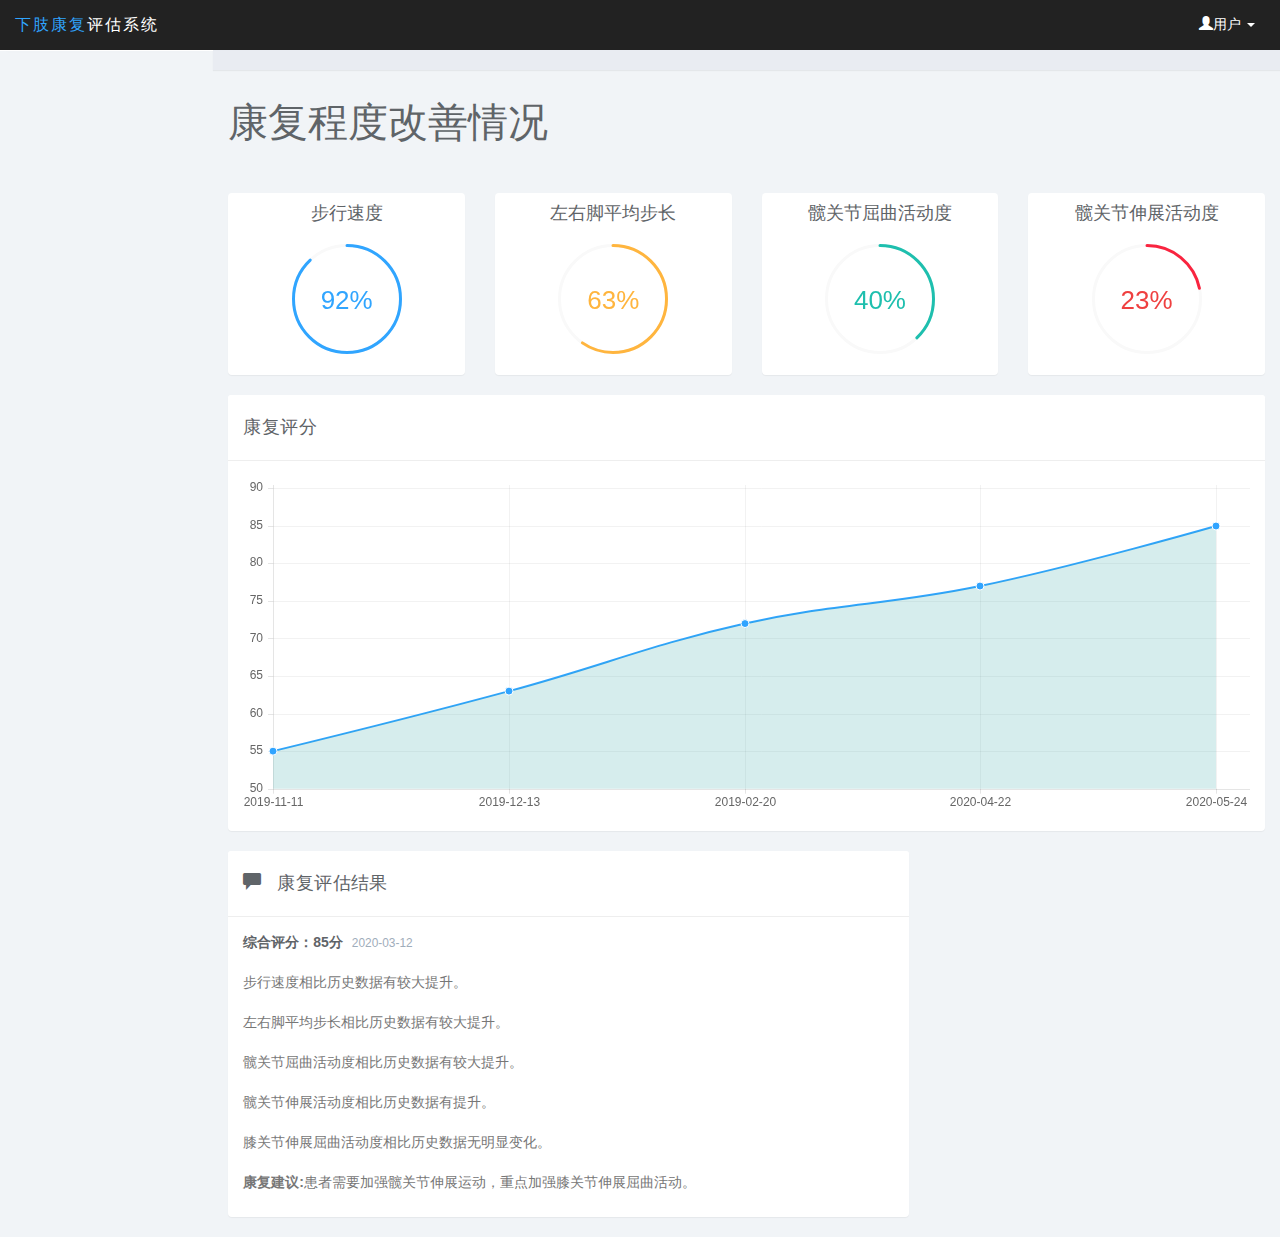
<file: index.html>
<!DOCTYPE html>
<html>
<head>
<meta charset="utf-8">
<meta name="viewport" content="width=device-width, initial-scale=1">
<title>康复评估</title>

<link href="css/bootstrap.min.css" rel="stylesheet">
<link href="css/datepicker3.css" rel="stylesheet">
<link href="css/styles.css" rel="stylesheet">

<!--[if lt IE 9]>
<script src="js/html5shiv.js"></script>
<script src="js/respond.min.js"></script>
<![endif]-->

</head>

<body>
	<nav class="navbar navbar-inverse navbar-fixed-top" role="navigation">
		<div class="container-fluid">
			<div class="navbar-header">
				<button type="button" class="navbar-toggle collapsed" data-toggle="collapse" data-target="#sidebar-collapse">
					<span class="sr-only">Toggle navigation</span>
					<span class="icon-bar"></span>
					<span class="icon-bar"></span>
					<span class="icon-bar"></span>
				</button>
				<a class="navbar-brand" href="#"><span>下肢康复</span>评估系统</a>
				<ul class="user-menu">
					<li class="dropdown pull-right">
						<a href="#" class="dropdown-toggle" data-toggle="dropdown"><span class="glyphicon glyphicon-user"></span>用户 <span class="caret"></span></a>
						<ul class="dropdown-menu" role="menu">
							<li><a href="#"><span class="glyphicon glyphicon-user"></span> 用户信息</a></li>
							<li><a href="#"><span class="glyphicon glyphicon-cog"></span> 设置</a></li>
							<li><a href="#"><span class="glyphicon glyphicon-log-out"></span> 登出</a></li>
						</ul>
					</li>
				</ul>
			</div>
		</div><!-- /.container-fluid -->
	</nav>
		
	<div id="sidebar-collapse" class="col-sm-3 col-lg-2 sidebar">
		<form role="search">
			<div class="form-group">
				<input type="text" class="form-control" placeholder="Search">
			</div>
		</form>
		<ul class="nav menu">
			<li class="active"><a href="index.html"><span class="glyphicon glyphicon-dashboard"></span>康复情况</a></li>
			<li><a href="index copy.html"><span class="glyphicon glyphicon-th"></span> 三维展示</a></li>
			<li><a href="charts.html"><span class="glyphicon glyphicon-stats"></span> 历史数据</a></li>
			
			<li role="presentation" class="divider"></li>
			<!-- <li><a href="login.html"><span class="glyphicon glyphicon-user"></span>登录</a></li> -->
		</ul>
	</div><!--/.sidebar-->
		
	<div class="col-sm-9 col-sm-offset-3 col-lg-10 col-lg-offset-2 main">			
		<div class="row">
			<ol class="breadcrumb">
				
			
			</ol>
		</div><!--/.row-->
		
		<div class="row">
			<div class="col-lg-12">
				<h1 class="page-header">康复程度改善情况</h1>
			</div>
		</div><!--/.row-->
		
		
		
		
		
		&nbsp&nbsp&nbsp&nbsp&nbsp&nbsp&nbsp&nbsp&nbsp&nbsp
		<div class="row">
			<div class="col-xs-6 col-md-3">
				<div class="panel panel-default">
					<div class="panel-body easypiechart-panel">
						<h4>步行速度</h4>
						<div class="easypiechart" id="easypiechart-blue" data-percent="93" ><span class="percent">92%</span>
						</div>
					</div>
				</div>
			</div>
			<div class="col-xs-6 col-md-3">
				<div class="panel panel-default">
					<div class="panel-body easypiechart-panel">
						<h4>左右脚平均步长</h4>
						<div class="easypiechart" id="easypiechart-orange" data-percent="63" ><span class="percent">63%</span>
						</div>
					</div>
				</div>
			</div>
			<div class="col-xs-6 col-md-3">
				<div class="panel panel-default">
					<div class="panel-body easypiechart-panel">
						<h4>髋关节屈曲活动度</h4>
						<div class="easypiechart" id="easypiechart-teal" data-percent="40" ><span class="percent">40%</span>
						</div>
					</div>
				</div>
			</div>
			<div class="col-xs-6 col-md-3">
				<div class="panel panel-default">
					<div class="panel-body easypiechart-panel">
						<h4>髋关节伸展活动度</h4>
						<div class="easypiechart" id="easypiechart-red" data-percent="23" ><span class="percent">23%</span>
						</div>
					</div>
				</div>
			</div>
		<!--/.row-->
		
	</div><!--/.row-->
					
	<div class="row">
		<div class="col-lg-12">
			<div class="panel panel-default">
				<div class="panel-heading">康复评分</div> 
				<div class="panel-body">
					<div class="canvas-wrapper">
						<canvas class="main-chart" id="line-chart" height="200" width="600"></canvas>
					</div>
				</div>
			</div>
		</div>
	</div><!--/.row-->
		<div class="row">
			<div class="col-md-8">
			
				<div class="panel panel-default chat">
					<div class="panel-heading" id="accordion"><span class="glyphicon glyphicon-comment"></span> 康复评估结果</div>
					<div class="panel-body">
						<ul>
							
								
								<div class="chat-body clearfix">
									<div class="header">
										<strong class="primary-font">综合评分：85分</strong> <small class="text-muted">2020-03-12</small>
									</div>
									<p><br>
										步行速度相比历史数据有较大提升。<br><br>
										左右脚平均步长相比历史数据有较大提升。<br><br>
										髋关节屈曲活动度相比历史数据有较大提升。<br><br>
										髋关节伸展活动度相比历史数据有提升。<br><br>
										膝关节伸展屈曲活动度相比历史数据无明显变化。<br><br>
										<strong class="primary-font">康复建议:</strong>患者需要加强髋关节伸展运动，重点加强膝关节伸展屈曲活动。<br><br> 
									</p>
								</div>
							</li>
							
						</ul>
					</div>
					
					
				</div>
				
			</div><!--/.col-->
			
			<div class="col-md-4">
			
				
				
				</div>
								
			</div><!--/.col-->
		</div><!--/.row-->
	</div>	<!--/.main-->

	<script src="js/jquery-1.11.1.min.js"></script>
	<script src="js/bootstrap.min.js"></script>
	<script src="js/chart.min.js"></script>
	<script src="js/chart-data2.js"></script>
	<script src="js/easypiechart.js"></script>
	<script src="js/easypiechart-data.js"></script>
	<script src="js/bootstrap-datepicker.js"></script>
	<script>
		$('#calendar').datepicker({
		});

		!function ($) {
		    $(document).on("click","ul.nav li.parent > a > span.icon", function(){          
		        $(this).find('em:first').toggleClass("glyphicon-minus");      
		    }); 
		    $(".sidebar span.icon").find('em:first').addClass("glyphicon-plus");
		}(window.jQuery);

		$(window).on('resize', function () {
		  if ($(window).width() > 768) $('#sidebar-collapse').collapse('show')
		})
		$(window).on('resize', function () {
		  if ($(window).width() <= 767) $('#sidebar-collapse').collapse('hide')
		})
	</script>	
</body>

</html>
</file>
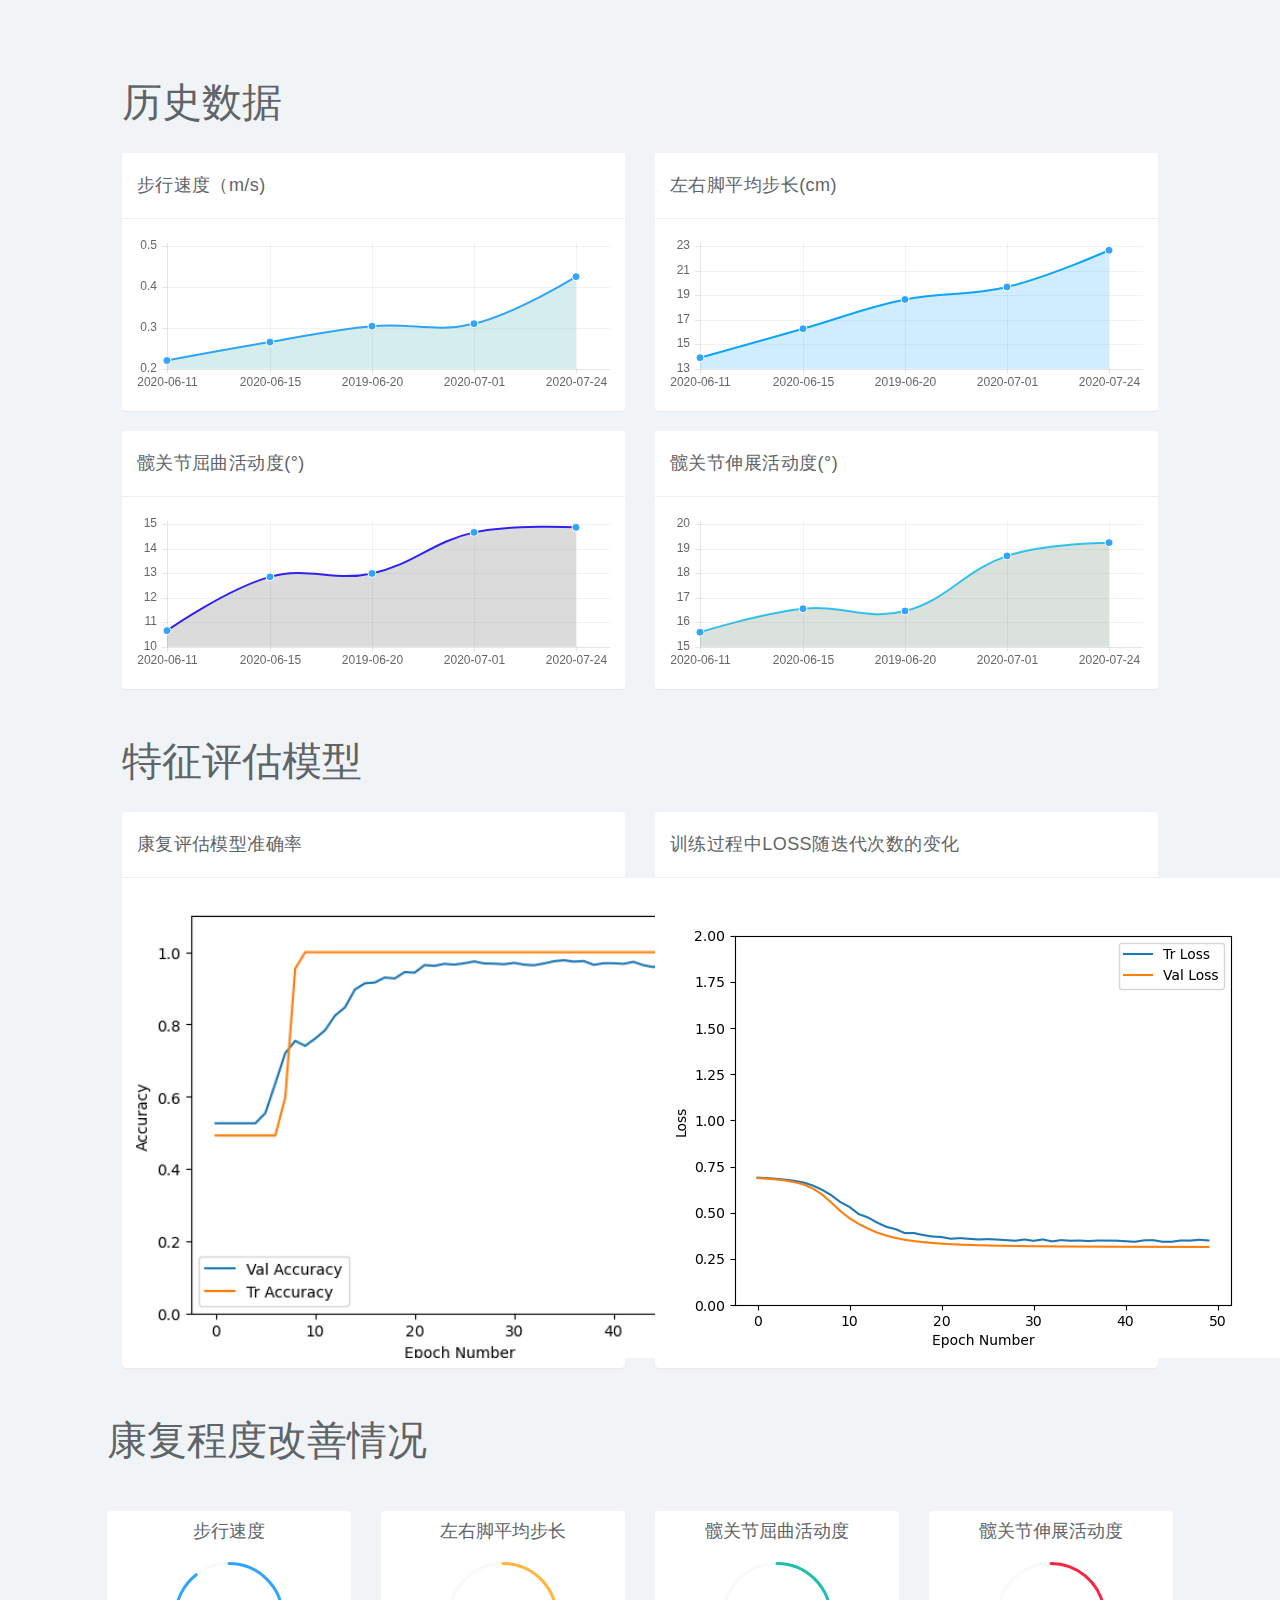
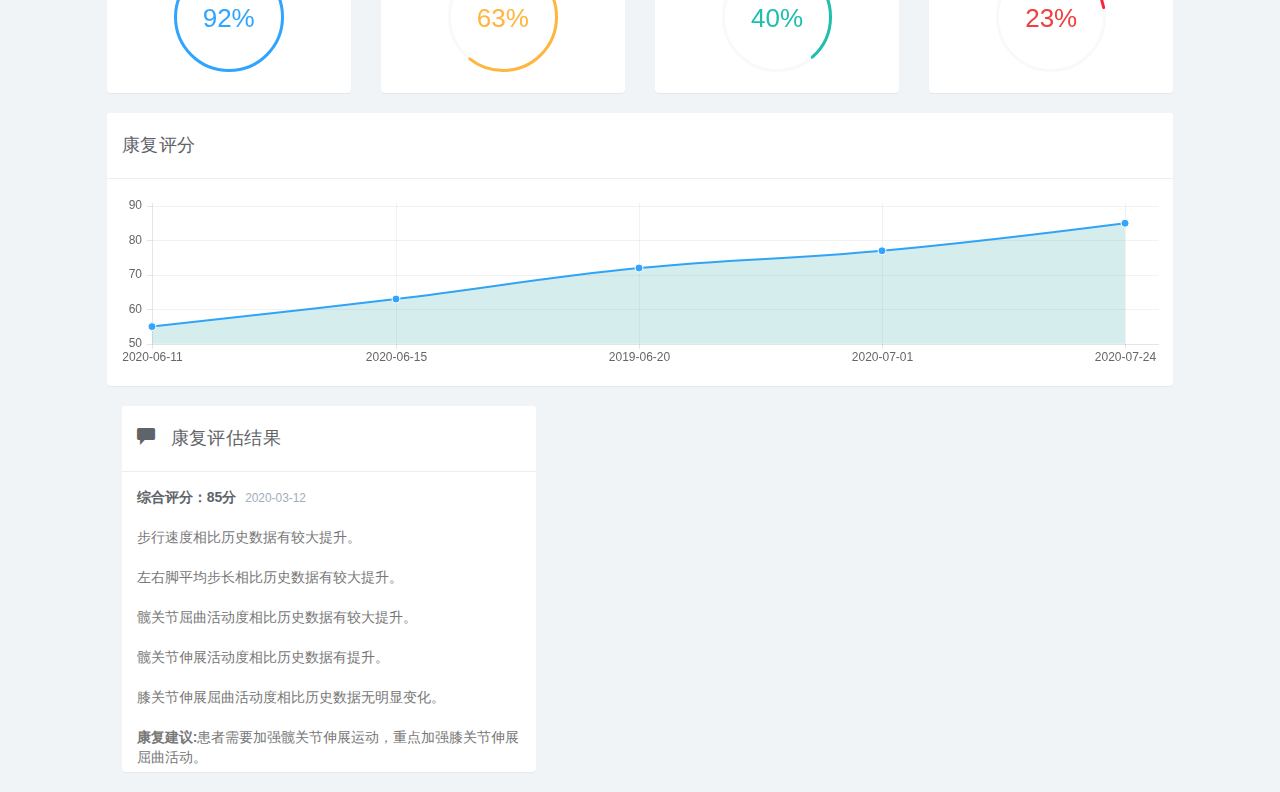
<file: charts.html>
<!DOCTYPE html>
<html>
<head>
<meta charset="utf-8">
<meta name="viewport" content="width=device-width, initial-scale=1">
<title>康复评估</title>

<link href="css/bootstrap.min.css" rel="stylesheet">
<link href="css/datepicker3.css" rel="stylesheet">
<link href="css/styles.css" rel="stylesheet">

<!--[if lt IE 9]>
<script src="js/html5shiv.js"></script>
<script src="js/respond.min.js"></script>
<![endif]-->

</head>

<body>

		

		
	<div class="col-sm-10 col-sm-offset-1 col-lg-10 col-lg-offset-1 main">			
		<div class="row">
			
		</div><!--/.row-->
		<div class="row">
			<div class="col-lg-12">
				<h1 class="page-header">历史数据</h1>
				
			</div>
		</div>
		<div class="row">
			<div class="col-lg-6">
				<div class="panel panel-default">
					<div class="panel-heading">步行速度（m/s)</div>
					<div class="panel-body">
						<div class="canvas-wrapper">
							<canvas class="main-chart" id="line-chart1" height="200" width="600"></canvas>
						</div>
					</div>
				</div>
			</div>
		<!--/.row-->
		
		
			<div class="col-lg-6">
				<div class="panel panel-default">
					<div class="panel-heading">左右脚平均步长(cm)</div>
					<div class="panel-body">
						<div class="canvas-wrapper">
							<canvas class="main-chart" id="line-chart2" height="200" width="600"></canvas>
						</div>
					</div>
				</div>
			</div>
		</div><!--/.row-->
		<div class="row">
			<div class="col-lg-6">
				<div class="panel panel-default">
					<div class="panel-heading">髋关节屈曲活动度(°)</div>
					<div class="panel-body">
						<div class="canvas-wrapper">
							<canvas class="main-chart" id="line-chart3" height="200" width="600"></canvas>
						</div>
					</div>
				</div>
			</div>
		
			<div class="col-lg-6">
				<div class="panel panel-default">
					<div class="panel-heading">髋关节伸展活动度(°)</div>
					<div class="panel-body">
						<div class="canvas-wrapper">
							<canvas class="main-chart" id="line-chart4" height="200" width="600"></canvas>
						</div>
					</div>
				</div>
			</div>
		
	</div>
			
		
		<div class="row">
			
		</div><!--/.row-->
		
	<div class="row">
		<div class="col-lg-12">
			<h1 class="page-header">特征评估模型</h1>
			
		</div>
	</div>
	<div class="row">
		<div class="col-md-6">
		
			<div class="panel panel-default chat">
				<div class="panel-heading" id="accordion">康复评估模型准确率</div>
				
				
						
							
							<div class="chat-body clearfix">
								<div class="header">
									<img src="1.png" height="480px"/>
								</p>
							</div>
						
					
				</div>
				
				
			</div>
			
		</div><!--/.col-->

		<div class="col-md-6">
		
			<div class="panel panel-default chat">
				<div class="panel-heading" id="accordion">训练过程中LOSS随迭代次数的变化</div>
	
				
						
							
							<div class="chat-body clearfix">
								<div class="header">
									<img src="2.png"/>
								</p>
							</div>
						
					
				</div>
				
				
			</div>
			
		</div><!--/.col-->
		
		<div class="row">
			<div class="col-lg-12">
				<h1 class="page-header">康复程度改善情况</h1>
			</div>
		</div><!--/.row-->
		&nbsp&nbsp&nbsp&nbsp&nbsp&nbsp&nbsp&nbsp&nbsp&nbsp
		<div class="row">
			<div class="col-xs-6 col-md-3">
				<div class="panel panel-default">
					<div class="panel-body easypiechart-panel">
						<h4>步行速度</h4>
						<div class="easypiechart" id="easypiechart-blue" data-percent="93" ><span class="percent">92%</span>
						</div>
					</div>
				</div>
			</div>
			<div class="col-xs-6 col-md-3">
				<div class="panel panel-default">
					<div class="panel-body easypiechart-panel">
						<h4>左右脚平均步长</h4>
						<div class="easypiechart" id="easypiechart-orange" data-percent="63" ><span class="percent">63%</span>
						</div>
					</div>
				</div>
			</div>
			<div class="col-xs-6 col-md-3">
				<div class="panel panel-default">
					<div class="panel-body easypiechart-panel">
						<h4>髋关节屈曲活动度</h4>
						<div class="easypiechart" id="easypiechart-teal" data-percent="40" ><span class="percent">40%</span>
						</div>
					</div>
				</div>
			</div>
			<div class="col-xs-6 col-md-3">
				<div class="panel panel-default">
					<div class="panel-body easypiechart-panel">
						<h4>髋关节伸展活动度</h4>
						<div class="easypiechart" id="easypiechart-red" data-percent="23" ><span class="percent">23%</span>
						</div>
					</div>
				</div>
			</div>
		<!--/.row-->
		
		</div><!--/.row-->
		<div class="row">
			<div class="col-lg-12 col-md-4">
				<div class="panel panel-default">
					<div class="panel-heading">康复评分</div>
					<div class="panel-body">
						<div class="canvas-wrapper">
							<canvas class="main-chart" id="line-chart6" height="100" width="600"></canvas>
						</div>
					</div>
				</div>
			</div>
		</div><!--/.row-->
		
		</div>
											
	<div class="row">
		<div class="col-md-5">
		
			<div class="panel panel-default chat">
				<div class="panel-heading" id="accordion"><span class="glyphicon glyphicon-comment"></span> 康复评估结果</div>
				<div class="panel-body">
					<ul>
						
							
							<div class="chat-body clearfix">
								<div class="header">
									<strong class="primary-font">综合评分：85分</strong> <small class="text-muted">2020-03-12</small>
								</div>
								<p><br>
									步行速度相比历史数据有较大提升。<br><br>
									左右脚平均步长相比历史数据有较大提升。<br><br>
									髋关节屈曲活动度相比历史数据有较大提升。<br><br>
									髋关节伸展活动度相比历史数据有提升。<br><br>
									膝关节伸展屈曲活动度相比历史数据无明显变化。<br><br>
									<strong class="primary-font">康复建议:</strong>患者需要加强髋关节伸展运动，重点加强膝关节伸展屈曲活动。<br><br> 
								</p>
							</div>
						</li>
						
					</ul>
				</div>
				
				
			</div>
			
		</div><!--/.col-->
	  

	<script src="js/jquery-1.11.1.min.js"></script>
	<script src="js/bootstrap.min.js"></script>
	<script src="js/chart.min.js"></script>
	<script src="js/chart-data.js"></script>
	<script src="js/easypiechart.js"></script>
	<script src="js/easypiechart-data.js"></script>
	<script src="js/bootstrap-datepicker.js"></script>
	<script>
		!function ($) {
		    $(document).on("click","ul.nav li.parent > a > span.icon", function(){          
		        $(this).find('em:first').toggleClass("glyphicon-minus");      
		    }); 
		    $(".sidebar span.icon").find('em:first').addClass("glyphicon-plus");
		}(window.jQuery);

		$(window).on('resize', function () {
		  if ($(window).width() > 768) $('#sidebar-collapse').collapse('show')
		})
		$(window).on('resize', function () {
		  if ($(window).width() <= 767) $('#sidebar-collapse').collapse('hide')
		})
	</script>	
</body>

</html>
</file>
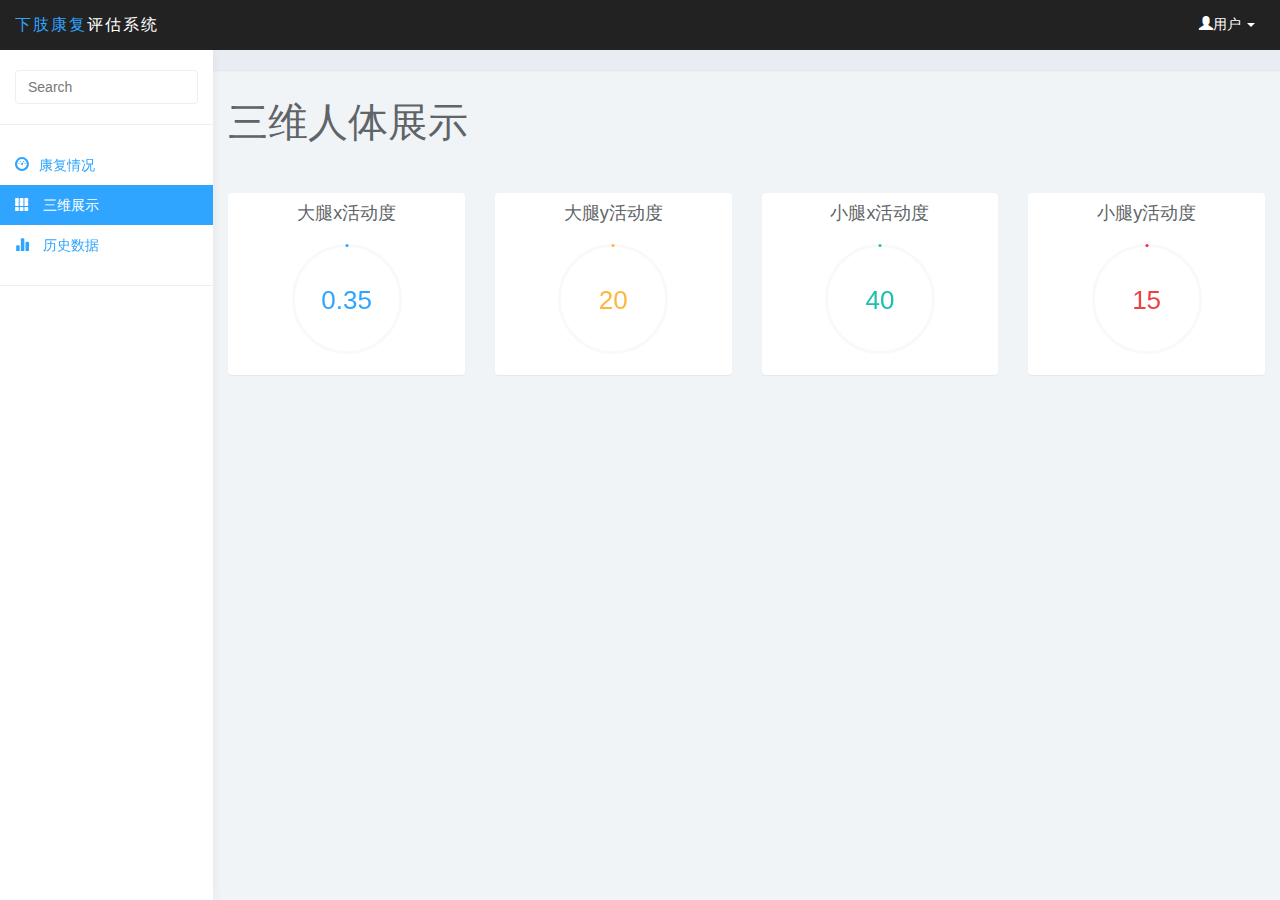
<file: index copy.html>
<!DOCTYPE html>
<html>
<head>
<meta charset="utf-8">
<meta name="viewport" content="width=device-width, initial-scale=1">
<title>康复评估</title>

<link href="css/bootstrap.min.css" rel="stylesheet">
<link href="css/datepicker3.css" rel="stylesheet">
<link href="css/styles.css" rel="stylesheet">

<!--[if lt IE 9]>
<script src="js/html5shiv.js"></script>
<script src="js/respond.min.js"></script>
<![endif]-->

</head>

<body>
	<nav class="navbar navbar-inverse navbar-fixed-top" role="navigation">
		<div class="container-fluid">
			<div class="navbar-header">
				<button type="button" class="navbar-toggle collapsed" data-toggle="collapse" data-target="#sidebar-collapse">
					<span class="sr-only">Toggle navigation</span>
					<span class="icon-bar"></span>
					<span class="icon-bar"></span>
					<span class="icon-bar"></span>
				</button>
				<a class="navbar-brand" href="#"><span>下肢康复</span>评估系统</a>
				<ul class="user-menu">
					<li class="dropdown pull-right">
						<a href="#" class="dropdown-toggle" data-toggle="dropdown"><span class="glyphicon glyphicon-user"></span>用户 <span class="caret"></span></a>
						<ul class="dropdown-menu" role="menu">
							<li><a href="#"><span class="glyphicon glyphicon-user"></span> 用户信息</a></li>
							<li><a href="#"><span class="glyphicon glyphicon-cog"></span> 设置</a></li>
							<li><a href="#"><span class="glyphicon glyphicon-log-out"></span> 登出</a></li>
						</ul>
					</li>
				</ul>
			</div>
		</div><!-- /.container-fluid -->
	</nav>
		
	<div id="sidebar-collapse" class="col-sm-3 col-lg-2 sidebar">
		<form role="search">
			<div class="form-group">
				<input type="text" class="form-control" placeholder="Search">
			</div>
		</form>
		<ul class="nav menu">
			<li><a href="index.html"><span class="glyphicon glyphicon-dashboard"></span>康复情况</a></li>
			<li class="active"><a href="index copy.html"><span class="glyphicon glyphicon-th"></span> 三维展示</a></li>
			<li><a href="charts.html"><span class="glyphicon glyphicon-stats"></span> 历史数据</a></li>
			
			<li role="presentation" class="divider"></li>
			<!-- <li><a href="login.html"><span class="glyphicon glyphicon-user"></span>登录</a></li> -->
		</ul>
	</div><!--/.sidebar-->
		
	<div class="col-sm-9 col-sm-offset-3 col-lg-10 col-lg-offset-2 main">			
		<div class="row">
			<ol class="breadcrumb">
				
			
			</ol>
		</div><!--/.row-->
		
		<div class="row">
			<div class="col-lg-12">
				<h1 class="page-header">三维人体展示</h1>
			</div>
		</div><!--/.row-->
		
		
		
		
		
		&nbsp&nbsp&nbsp&nbsp&nbsp&nbsp&nbsp&nbsp&nbsp&nbsp
		<div class="row">
			<div class="col-xs-6 col-md-3">
				<div class="panel panel-default">
					<div class="panel-body easypiechart-panel">
						<h4>大腿x活动度</h4>
						<div class="easypiechart" id="easypiechart-blue" ><span class="percent" id ="a">0.35</span>
						</div>
					</div>
				</div>
			</div>
			<div class="col-xs-6 col-md-3">
				<div class="panel panel-default">
					<div class="panel-body easypiechart-panel">
						<h4>大腿y活动度</h4>
						<div class="easypiechart" id="easypiechart-orange" ><span class="percent" id ="b">20</span>
						</div>
					</div>
				</div>
			</div>
			<div class="col-xs-6 col-md-3">
				<div class="panel panel-default">
					<div class="panel-body easypiechart-panel">
						<h4>小腿x活动度</h4>
						<div class="easypiechart" id="easypiechart-teal"><span class="percent" id="e">40</span>
						</div>
					</div>
				</div>
			</div>
			<div class="col-xs-6 col-md-3">
				<div class="panel panel-default">
					<div class="panel-body easypiechart-panel">
						<h4>小腿y活动度</h4>
						<div class="easypiechart" id="easypiechart-red"><span class="percent" id="f">15</span>
						</div>
					</div>
				</div>
			</div>
		<!--/.row-->
		
	</div><!--/.row-->
					
	<div class="row">
		<div class="col-lg-12">
		
			 
				<div class="panel-body">
					
						<canvas id="person" height="300" width="600" margin-left="800"></canvas>
					
				</div>
					
			
			</div>
		</div>
	</div><!--/.row-->
		
			
			<div class="col-md-4">
			
				
				
				</div>
								
			</div><!--/.col-->
		</div><!--/.row-->
	</div>	<!--/.main-->

	<script src="js/jquery-1.11.1.min.js"></script>
	<script src="js/bootstrap.min.js"></script>
	<script src="js/chart.min.js"></script>
	<script src="js/chart-data2.js"></script>
	<script src="js/easypiechart.js"></script>
	<script src="js/easypiechart-data.js"></script>
	<script src="js/bootstrap-datepicker.js"></script>
	<script src="http://www.yanhuangxueyuan.com/versions/threejsR92/build/three.js"></script>
<script src="https://cdn.bootcdn.net/ajax/libs/mqtt/4.2.6/mqtt.js"></script>
<!-- 引入threejs扩展控件OrbitControls.js -->
<script src="http://www.yanhuangxueyuan.com/versions/threejsR92/examples/js/controls/OrbitControls.js"></script>
	<script>
		// $('#calendar').datepicker({
		// });

		// !function ($) {
		//     $(document).on("click","ul.nav li.parent > a > span.icon", function(){          
		//         $(this).find('em:first').toggleClass("glyphicon-minus");      
		//     }); 
		//     $(".sidebar span.icon").find('em:first').addClass("glyphicon-plus");
		// }(window.jQuery);

		// $(window).on('resize', function () {
		//   if ($(window).width() > 768) $('#sidebar-collapse').collapse('show')
		// })
		// $(window).on('resize', function () {
		//   if ($(window).width() <= 767) $('#sidebar-collapse').collapse('hide')
		// })
			
		var scene = new THREE.Scene();
    /**
     * 加载解析骨骼模型动画
     */

	  // 连接选项
	  const options = {
                clean: true, // true: 清除会话, false: 保留会话
                connectTimeout: 4000, // 超时时间
                // 认证信息
                clientId: 'emqx_test',
                username: 'emqx_test',
                password: 'emqx_test',
				}       
                // alis 支付宝小程序连接
                const connectUrl = 'ws://218.28.238.170:8083/mqtt'
                const client = mqtt.connect(connectUrl, options)

				client.on('connect', function () {
                    client.subscribe('app/push/108/+', function (err) {
                        if (!err) {
                            // 订阅成s功
                            console.log("订阅成功");
					}
					})
					client.subscribe('app/push/106/+', function (err) {
                        if (!err) {
                            // 订阅成功
                            console.log("订阅成功");
					}
					})
					client.subscribe('app/push/107/+', function (err) {
                        if (!err) {
                            // 订阅成功
                            console.log("订阅成功");
					}
					})
				})
				client.on('reconnect', (error) => {
                    console.log('正在重连:', error)
                })

                client.on('error', (error) => {
                    console.log('连接失败:', error)
				})
			
    var loader = new THREE.ObjectLoader(); //创建一个加载器


    loader.load("./marine_anims_core.json", function(obj) {
      
      scene.add(obj); //添加到场景中
	  obj.position.set(100, -50, -50);
	  //obj.rotateY(Math.PI/4);
      console.log('test',obj);
	  //从返回对象获得骨骼网格模型
	  SkinnedMesh = obj.children[0];
	  Mesh = obj.children[0];
	 
	  //Mesh.skeleton.bones[4].rotation.set(0,-0.38,0);
	 // Mesh.skeleton.bones[4].rotation.set(0.08,-1.5,-3.03);
	  console.log('test777',Mesh.skeleton.bones[7].rotation);
	 // console.log('test888',Mesh.skeleton.bones[4].rotation);
	  console.log('TEST32',SkinnedMesh.skeleton.bones);	
	  var bone0=SkinnedMesh.skeleton.bones[0];
	  //bone0.rotateY(0);	 
	  //SkinnedMesh.skeleton.bones[3].rotateY(1)
	  //SkinnedMesh.skeleton.bones[4].rotateY(-0.2)
	  //mesh.skeleton.bones[5].rotation.set(0, 0, pos);
	
	

      //查看骨骼网格模型的帧动画数据
      console.log(SkinnedMesh.geometry.animations)
      // 骨骼辅助显示
      var skeletonHelper = new THREE.SkeletonHelper(SkinnedMesh);
      scene.add(skeletonHelper);
	});


		
              
				
				
                      
		

	const geometry = new THREE.PlaneGeometry( 5, 20, 32 );
	const material = new THREE.MeshBasicMaterial( {color: 0xffff00, side: THREE.DoubleSide} );
	const plane = new THREE.Mesh( geometry, material );
	scene.add( plane );

    	//三维坐标系辅助显示
    var AxesHelper = new THREE.AxesHelper(600);
    scene.add(AxesHelper);
    /**
     * 光源设置
     */
    //点光源
    var point = new THREE.PointLight(0xffffff);
	point.position.set(400, 200, 300); //点光源位置
	var point2 = new THREE.PointLight(0xffffff);
    point.position.set(400, 300, 300); //点光源位置
	scene.add(point); //点光源添加到场景中
	scene.add(point2); //点光源添加到场景中
    //环境光
    var ambient = new THREE.AmbientLight(0x444444);
    scene.add(ambient);
    /**
     * 相机设置
     */
	//var width = 1500
	var width = window.innerWidth //窗口宽度
	//var width = 1400
    console.log(width)
	//var height = 700
	var height = 600; //窗口高度
	//var height = 800; //窗口高度
    console.log(height)
    var k = width / height; //窗口宽高比
    var s = 120; //三维场景显示范围控制系数，系数越大，显示的范围越大
    //创建相机对象
    var camera = new THREE.OrthographicCamera(-s * k, s * k, s, -s, 1, 1000);
    camera.position.set(200, 50, 0); //设置相机位置
    camera.lookAt(scene.position); //设置相机方向(指向的场景对象)
    /**
     * 创建渲染器对象
     */
    var webglCanvas = document.getElementById("person");
    var renderer = new THREE.WebGLRenderer({canvas:webglCanvas,antialias:true});
    renderer.setSize(width, height); //设置渲染区域尺寸
    renderer.setClearColor(0xffffff, 1.0); //设置背景颜色	//renderer.setClearAlpha();

	document.body.appendChild(renderer.domElement); //body元素中插入canvas对象
	var times = 0;
	var pre1;
					var pre2;
					var pre3;
					var tmp1 ;
					var tmp2;
					var tmp3;
	var c = document.getElementById('a');
	var d = document.getElementById('b');
	var e = document.getElementById('e');
	var f = document.getElementById('f');
	client.on('message', (topic, message) => {
		if(times%3 == 0){
	// 		//console.log(topic);
                   	//  if(topic == 'app/push/108/54' ){
					// 	console.log(topic);
					// 	result = JSON.parse(message.toString())
                    // //console.log("test999",pre_pos.x);
                    // //console.log('test5',pre_pos);
                  
                    // 	result2 = {
                    //             "x":-(result.EULER_X+105),
                    //             "y":-(result.EULER_Y-10),
                    //             "z":result.EULER_Z,
					// 			}; 
					// 	console.log('test888888888',result2);
					// 	Mesh.skeleton.bones[7].rotation.set(result2.y/180*Math.PI,-result2.x/180*Math.PI,-3.03);
						
					// 		}

				
					if(topic == 'app/push/106/54' ){
						console.log(topic);
						result = JSON.parse(message.toString())
                    //console.log("test999",pre_pos.x);
                    //console.log('test5',pre_pos);
						pre1 = tmp1;
						console.log('test1',pre1);
						
                    	result3 = {
                                "x":result.EULER_X+80,	
                                "y":result.EULER_Y+90,
                                "z":-result.EULER_Z+150,
								}; 
						tmp1 = result3.x
						a.innerHTML = result3.x.toFixed(2);
						b.innerHTML = result3.y.toFixed(2);
						console.log('test2',tmp1);
						console.log(result3);
					
						if(Math.abs(result3.x-pre1)>1.0){
						//0
							Mesh.skeleton.bones[4].rotation.set(0, result3.x/180*Math.PI,0);}
						
						}
						if(topic == 'app/push/107/54' ){
							//console.log(topic);
							result = JSON.parse(message.toString())
							pre2 = tmp2;
							pre3 = tmp3;
                    		result4 = {
									//90
                                	"x":result.EULER_X+105,
                                	"y":-(result.EULER_Y-10) ,
                                	"z":result.EULER_Z,
									}; 
							tmp2 = result4.x;
							tmp3 = result4.y;
							console.log(result4.y);
							//console.log('test666',Mesh.skeleton.bones[3].rotation);
							//0.08
							e.innerHTML = result4.x.toFixed(2);
							f.innerHTML = result4.y.toFixed(2);
							if(Math.abs(result4.x -pre2)>1.0){
							Mesh.skeleton.bones[3].rotation.set(0.08,-result4.x/180*Math.PI,-3.03);}
						
							}
							renderer.render(scene, camera);
						}
						times++;
							
	})
	function render() {
	
	  	renderer.render(scene, camera); //执行渲染操作
		
	 	requestAnimationFrame(render);//请求再次执行渲染函数render，渲染下一帧
     }
	//  function animate(time) {
	// 	requestAnimationFrame(animate);
	// 	TWEEN.update(1000);
	// 	renderer.render(scene, camera); //执行渲染操作
	//     requestAnimationFrame(animate);//请求再次执行渲染函数render，渲染下一帧
	// }
	// requestAnimationFrame(animate);
	 render();
    //创建控件对象  相机对象camera作为参数   控件可以监听鼠标的变化，改变相机对象的属性
    var controls = new THREE.OrbitControls(camera,renderer.domElement);

	</script>	
</body>

</html>
</file>
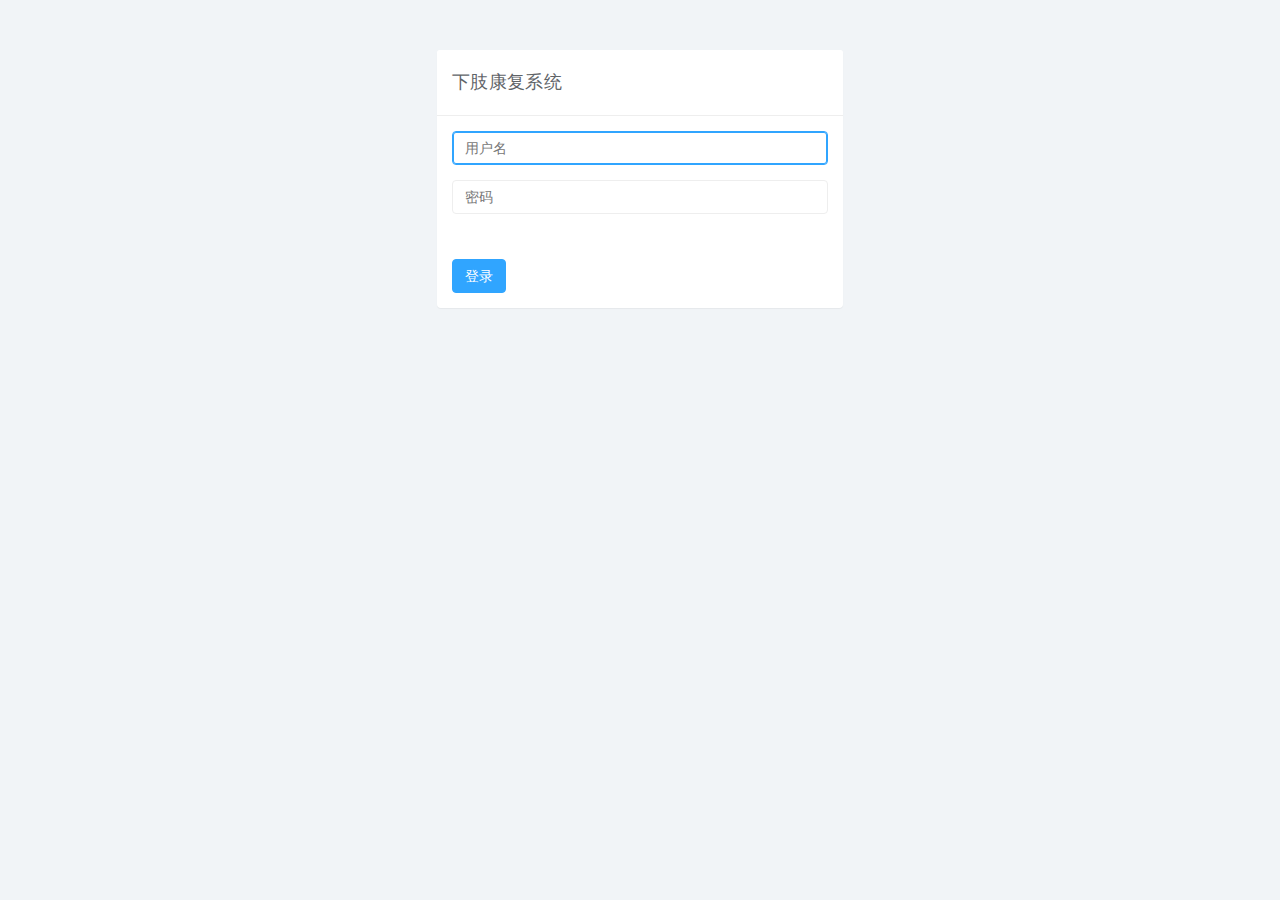
<file: login.html>
<!DOCTYPE html>
<html>
<head>
<meta charset="utf-8">
<meta name="viewport" content="width=device-width, initial-scale=1">
<title>Forms</title>

<link href="css/bootstrap.min.css" rel="stylesheet">
<link href="css/datepicker3.css" rel="stylesheet">
<link href="css/styles.css" rel="stylesheet">

<!--[if lt IE 9]>
<script src="js/html5shiv.js"></script>
<script src="js/respond.min.js"></script>
<![endif]-->

</head>

<body>
	
	<div class="row">
		<div class="col-xs-10 col-xs-offset-1 col-sm-8 col-sm-offset-2 col-md-4 col-md-offset-4">
			<div class="login-panel panel panel-default">
				<div class="panel-heading">下肢康复系统</div>
				<div class="panel-body">
					<form role="form">
						<fieldset>
							<div class="form-group">
								<input class="form-control" placeholder="用户名" name="email" type="email" autofocus="">
							</div>
							<div class="form-group">
								<input class="form-control" placeholder="密码" name="password" type="password" value="">
							</div>
							<div class="checkbox">
								
							</div>
							<a href="index.html" class="btn btn-primary">登录	</a>
						</fieldset>
					</form>
				</div>
			</div>
		</div><!-- /.col-->
	</div><!-- /.row -->	
	
		

	<script src="js/jquery-1.11.1.min.js"></script>
	<script src="js/bootstrap.min.js"></script>
	<script src="js/chart.min.js"></script>
	<script src="js/chart-data.js"></script>
	<script src="js/easypiechart.js"></script>
	<script src="js/easypiechart-data.js"></script>
	<script src="js/bootstrap-datepicker.js"></script>
	<script>
		!function ($) {
			$(document).on("click","ul.nav li.parent > a > span.icon", function(){		  
				$(this).find('em:first').toggleClass("glyphicon-minus");	  
			}); 
			$(".sidebar span.icon").find('em:first').addClass("glyphicon-plus");
		}(window.jQuery);

		$(window).on('resize', function () {
		  if ($(window).width() > 768) $('#sidebar-collapse').collapse('show')
		})
		$(window).on('resize', function () {
		  if ($(window).width() <= 767) $('#sidebar-collapse').collapse('hide')
		})
	</script>	
</body>

</html>
</file>
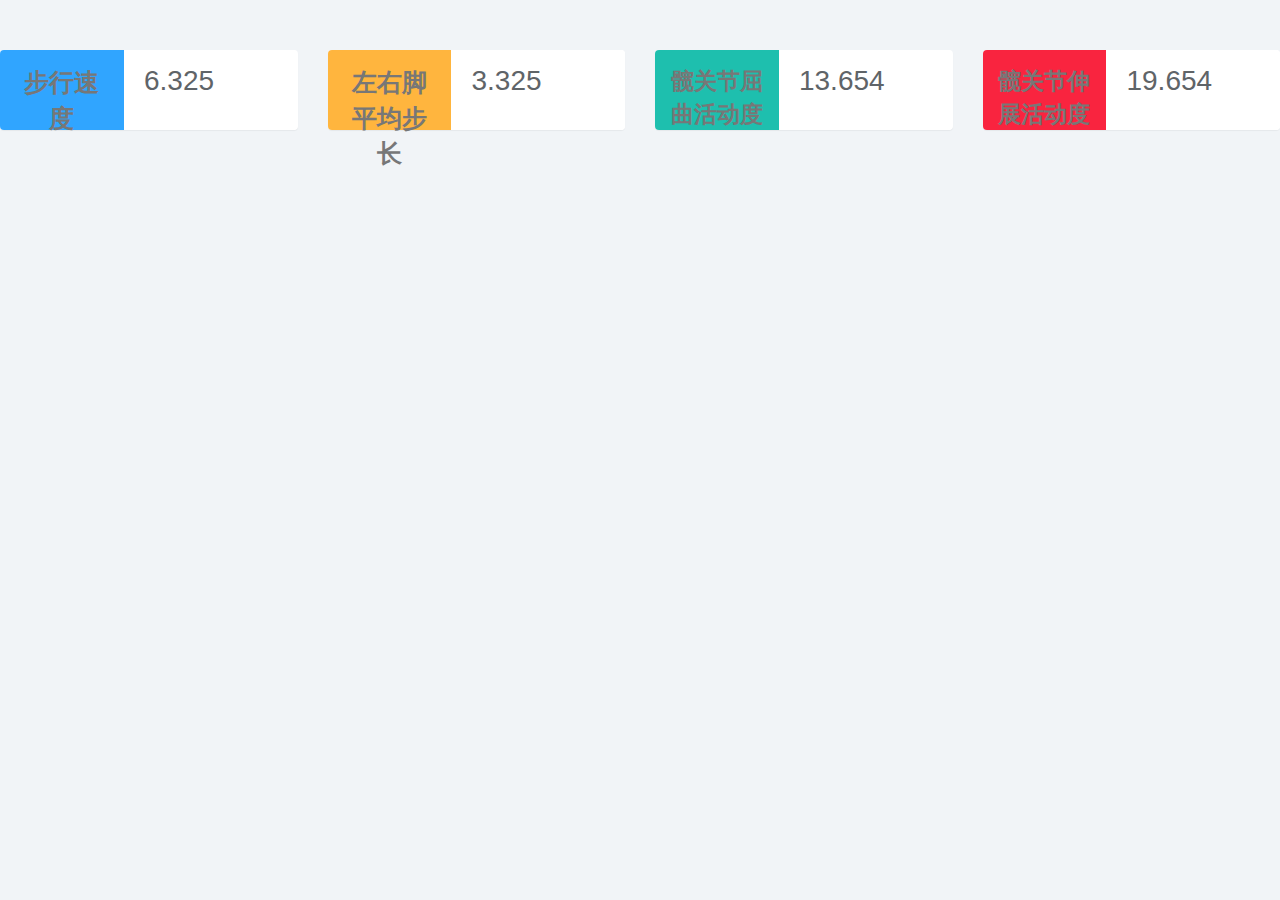
<file: widgets.html>
<!DOCTYPE html>
<html>
<head>
<meta charset="utf-8">
<meta name="viewport" content="width=device-width, initial-scale=1">
<title>康复评估</title>
<link href="css/bootstrap.min.css" rel="stylesheet">
<link href="css/styles.css" rel="stylesheet">
<script src="js/jquery-1.11.1.min.js"></script>
<script src="js/bootstrap.min.js"></script>
<script src="http://www.yanhuangxueyuan.com/versions/threejsR92/build/three.js"></script>
<!-- 引入threejs扩展控件OrbitControls.js -->
<script src="http://www.yanhuangxueyuan.com/versions/threejsR92/examples/js/controls/OrbitControls.js"></script>
<style>
</style>
</head>

<body>
	
								
		<div class="row">
			<div class="col-xs-12 col-md-6 col-lg-3">
				<div class="panel panel-blue panel-widget ">
					<div class="row no-padding">
						<div class="col-sm-3 col-lg-5 widget-left">
						   <p style=" text-align:center;font-size:25px;"><b>步行速度</b></p>
						</div>
						<div class="col-sm-9 col-lg-7 widget-right">
							<div class="large" id="a">6.325</div>
							
						</div>
					</div>
				</div>
			</div>
			<div class="col-xs-12 col-md-6 col-lg-3">
				<div class="panel panel-orange panel-widget">
					<div class="row no-padding">
						<div class="col-sm-3 col-lg-5 widget-left">
							<p style=" text-align:center;font-size:25px;"><b>左右脚平均步长</b></p>
						</div>
						<div class="col-sm-9 col-lg-7 widget-right">
							<div class="large" id="b">3.325</div>
							
						</div>
					</div>
				</div>
			</div>
			<div class="col-xs-12 col-md-6 col-lg-3">
				<div class="panel panel-teal panel-widget">
					<div class="row no-padding">
						<div class="col-sm-3 col-lg-5 widget-left">
						
							<p style=" text-align:center;font-size:23px;"><b>髋关节屈曲活动度</b></p>
						</div>
						<div class="col-sm-9 col-lg-7 widget-right">
							<div class="large" id="c">13.654</div>
						</div>
					</div>
				</div>
			</div>
			<div class="col-xs-12 col-md-6 col-lg-3">
				<div class="panel panel-red panel-widget">
					<div class="row no-padding">
						<div class="col-sm-3 col-lg-5 widget-left">
						
							<p style=" text-align:center;font-size:23px;"><b>髋关节伸展活动度</b></p>
						</div>
						<div class="col-sm-9 col-lg-7 widget-right">
							<div class="large" id="d">19.654</div>
						
						</div>
					</div>
				</div>
			</div>
		</div><!--/.row-->
		<canvas id="webglCanvas"></canvas>
		
		  

	<script>
	
    var scene = new THREE.Scene();
    /**
     * 加载解析骨骼模型动画
     */
    var loader = new THREE.ObjectLoader(); //创建一个加载器
    var mixer = null; //声明一个混合器变量
    var n=0;
	var sleep = function(time)
    {
        var startTime = new Date().getTime() + parseInt(time, 10);
        while(new Date().getTime() < startTime) {
			AnimationAction
		}
    };

    loader.load("./marine_anims_core.json", function(obj) {
      
      scene.add(obj); //添加到场景中
	  obj.position.set(40, -40, 25);
	  obj.rotateY(Math.PI);
     console.log('test',obj);
	  //从返回对象获得骨骼网格模型
      var SkinnedMesh = obj.children[0];
      //骨骼网格模型作为参数创建一个混合器
	  console.log('test2',SkinnedMesh);
      //mixer = new THREE.AnimationMixer(SkinnedMesh);
      // 查看骨骼网格模型的帧动画数据
      // console.log(SkinnedMesh.geometry.animations)
      // 解析跑步状态对应剪辑对象clip中的关键帧数据
      //var AnimationAction = mixer.clipAction(SkinnedMesh.geometry.animations[3]);
      //AnimationAction.clampWhenFinished=true;
      // 解析步行状态对应剪辑对象clip中的关键帧数据
      // var AnimationAction = mixer.clipAction(SkinnedMesh.geometry.animations[3]);
      //AnimationAction.timeScale = 1
      AnimationAction.play();
	  
	setTimeout(function (){
		AnimationAction.paused=true;
	}, 1000);
	setTimeout(function (){
		AnimationAction.paused=false;
	}, 1150);



	setTimeout(function (){
		AnimationAction.timeScale = 0.5
	}, 2000);

	setTimeout(function (){
		AnimationAction.paused=false;
	}, 2150);



	setTimeout(function (){
		AnimationAction.timeScale = 0.2
	}, 3200);
	setTimeout(function (){
		AnimationAction.paused=false;
	}, 3350);



	setTimeout(function (){
		AnimationAction.paused=true;
	}, 4600);
	setTimeout(function (){
		AnimationAction.paused=false;
	}, 4750);	
	
	
	setTimeout(function (){
		AnimationAction.paused=true;
	}, 5800);
	setTimeout(function (){
		AnimationAction.paused=false;
	}, 5950);
	setTimeout(function (){
		AnimationAction.paused=true;
	}, 6800);
	setTimeout(function (){
		AnimationAction.paused=false;
	}, 6950);


	setTimeout(function (){
		AnimationAction.paused=true;
	}, 7800);
	setTimeout(function (){
		AnimationAction.paused=false;
	}, 7950);


	setTimeout(function (){
		AnimationAction.paused=true;
	}, 8800);
	setTimeout(function (){
		AnimationAction.paused=false;
	}, 8950);

	setTimeout(function (){
		AnimationAction.paused=true;
	}, 9800);
	setTimeout(function (){
		AnimationAction.paused=false;
	}, 9950);

	setTimeout(function (){
		AnimationAction.paused=true;
	}, 10800);
	setTimeout(function (){
		AnimationAction.paused=false;
	}, 10915);

	setTimeout(function (){
		AnimationAction.paused=true;
	}, 11800);
	setTimeout(function (){
		AnimationAction.paused=false;
	}, 11915);
    
    
	 
	  
	  
    
  
      console.log(AnimationAction)

      
      

      // 骨骼辅助显示
      // var skeletonHelper = new THREE.SkeletonHelper(SkinnedMesh);
      // scene.add(skeletonHelper);
    })
    function pause() {
        // 如果是播放状态，设置为暂停状态
        AnimationAction.paused = false;
        sleep(10000)
        // AnimationAction.paused = true;
     
    };

    //三维坐标系辅助显示
    var AxesHelper = new THREE.AxesHelper(600);
    scene.add(AxesHelper);
    /**
     * 光源设置
     */
    //点光源
    var point = new THREE.PointLight(0xffffff);
    point.position.set(400, 200, 300); //点光源位置
    scene.add(point); //点光源添加到场景中
    //环境光
    var ambient = new THREE.AmbientLight(0x444444);
    scene.add(ambient);
    /**
     * 相机设置
     */
    var width = window.innerWidth //窗口宽度
    console.log(width)

    var height = window.innerHeight; //窗口高度
    console.log(height)
    var k = width / height; //窗口宽高比
    var s = 150; //三维场景显示范围控制系数，系数越大，显示的范围越大
    //创建相机对象
    var camera = new THREE.OrthographicCamera(-s * k, s * k, s, -s, 1, 1000);
    camera.position.set(200, 50, 0); //设置相机位置
    camera.lookAt(scene.position); //设置相机方向(指向的场景对象)
    /**
     * 创建渲染器对象
     */
    var webglCanvas = document.getElementById("webglCanvas");
    var renderer = new THREE.WebGLRenderer({canvas:webglCanvas,antialias:true});
    renderer.setSize(width, height); //设置渲染区域尺寸
    renderer.setClearColor(0xffffff, 1); //设置背景颜色
    //document.body.appendChild(renderer.domElement); //body元素中插入canvas对象

	var a=[6.535,6.421,6.454,6.532,6.41,6.44,6.535,6.421,6.454,6.532,6.41,6.44]
	var b=[3.254,3.33,3.23,3.214,3.23,3.13,3.33,3.23,3.214,3.23,3.13,3.254]
	var c=[13.654,14.584,14.954,13.65,14.84,14.54,13.654,14.584,14.954,13.65,14.84,14.54]
	var d=[19.654,19.025,19.256,19.64,19.025,19.26,19.654,19.025,19.256,19.64,19.025,19.26]
	 var aa=document.getElementById("a");
	 var bb=document.getElementById("b");
	 var cc=document.getElementById("c");
	 var dd=document.getElementById("d");
	 
    // 创建一个时钟对象Clock
    var clock = new THREE.Clock();
    // 渲染函数
    let t;
    let T0 = new Date();//上次时间
    let T1;
    var i=0
    function render() {
     
       T1 = new Date();//本次时间
      t = T1-T0;//时间差  
    
      if(t<4000)
        {
		  aa.innerHTML=a[i];
		  bb.innerHTML=b[i];
		  cc.innerHTML=c[i];
		  dd.innerHTML=d[i];
		 
        }
      if(t>4000&t<5000)
      {
		aa.innerHTML=a[i+1];
		bb.innerHTML=b[i+1];
		  cc.innerHTML=c[i+1];
		  dd.innerHTML=d[i+1];
		
      }
	  if(t>5000)
      {
        aa.innerHTML=a[i+2];
		bb.innerHTML=b[i+2];
		  cc.innerHTML=c[i+2];
		  dd.innerHTML=d[i+2];
      }
      
	  if(t>10000)
      {
		aa.innerHTML=a[i+3];
		bb.innerHTML=b[i+3];
		  cc.innerHTML=c[i+3];
		  dd.innerHTML=d[i+3];
        
      }
      
	  if(t>20000)
      {
		aa.innerHTML=a[i+4];
		bb.innerHTML=b[i+4];
		  cc.innerHTML=c[i+4];
		  dd.innerHTML=d[i+4];
        
      }
      if(t>30000)
      {
		aa.innerHTML=a[i+5];
		bb.innerHTML=b[i+5];
		  cc.innerHTML=c[i+5];
		  dd.innerHTML=d[i+5];
        
      }
	  if(t>40000)
      {
		aa.innerHTML=a[i+6];
		bb.innerHTML=b[i+6];
		  cc.innerHTML=c[i+6];
		  dd.innerHTML=d[i+6];
        
      }
	  if(t>50000)
      {
		aa.innerHTML=a[i+7];
		bb.innerHTML=b[i+7];
		  cc.innerHTML=c[i+7];
		  dd.innerHTML=d[i+7];
        
      }
	  if(t>60000)
      {
		aa.innerHTML=a[i+8];
		bb.innerHTML=b[i+8];
		  cc.innerHTML=c[i+8];
		  dd.innerHTML=d[i+8];
        
      }
	  if(t>70000)
      {
		aa.innerHTML=a[i+9];
		bb.innerHTML=b[i+9];
		  cc.innerHTML=c[i+9];
		  dd.innerHTML=d[i+9];
        
      }
	  if(t>80000)
      {
		aa.innerHTML=a[i+10];
		bb.innerHTML=b[i+10];
		  cc.innerHTML=c[i+10];
		  dd.innerHTML=d[i+10];
        
      }  
	   if(t>90000)
      {
		aa.innerHTML=a[i+11];
		bb.innerHTML=b[i+11];
		  cc.innerHTML=c[i+11];
		  dd.innerHTML=d[i+11];
        
      }
    
      
        
      
      
      //console.log(t)
      //console.log(AnimationAction)
     //sleep(10000)
      renderer.render(scene, camera); //执行渲染操作
      requestAnimationFrame(render); //请求再次执行渲染函数render，渲染下一帧
      if (mixer !== null) {
        //clock.getDelta()方法获得两帧的时间间隔
        // 更新混合器相关的时间
        mixer.update(clock.getDelta());
      }
     }

    render();
    //创建控件对象  相机对象camera作为参数   控件可以监听鼠标的变化，改变相机对象的属性
    var controls = new THREE.OrbitControls(camera,renderer.domElement);

	</script>	
</body>

</html>
</file>
<file: css/styles.css>
body {
	background: #f1f4f7;
	padding-top: 50px;
	color: #5f6468;
}

p {
	color: #777;
}

a, a:hover, a:focus {
	color: #30a5ff;
}

h1, h2, h3, h4, h5, h6 {
	color: #5f6468;
}

h1 {
	font-weight: 300;
	font-size: 40px;
}

h2 {
	font-weight: 300;
	margin-bottom: 20px;
}

h3, h4 {
	font-weight: 300;
}

.large {
	font-size: 2em;
}

.text-muted {
	color: #9fadbb;
}

.color-gray { color: #5f6468; }
.color-blue { color: #30a5ff; }
.color-teal { color: #1ebfae; }
.color-orange { color: #ffb53e; }
.color-red { color: #f9243f; }

.bg-primary .glyphicon-remove { color: #5f6468;}
.bg-primary .glyphicon-remove:hover { color: #ef4040;}

.no-padding {
	padding: 0; margin: 0;
}

.glyphicon-xl {
	font-size: 6em;
}

.glyphicon-l {
	font-size: 3em;
}

.glyphicon-m {
	font-size: 1.5em;
}

.glyphicon-s {
	font-size: 0.75em;
}

.form-control {
	border: 1px solid #eee;
	box-shadow: none;
}

.form-control:focus {
	border: 1px solid #30a5ff;
	outline: 0;
	box-shadow: inset 0px 0px 0px 1px #30a5ff;
}

.navbar-header .navbar-brand {
	color: #fff;
	font-size: 16px;
	text-transform: uppercase;
	font-weight: 500;
	letter-spacing: 2px;
}

.navbar-header .navbar-brand span {
	color: #30a5ff;
}

/*Buttons*/

a.btn:hover,
button:hover {
	opacity: 0.8;
}

a.btn:active,
button:active {
	box-shadow: inset 0px 0px 500px rgba(0,0,0,.1);
	opacity: 1;
}

.btn-default,
.btn-default:hover,
.btn-default:focus,
.btn-default:active,
.btn-default.active,
.open > .dropdown-toggle.btn-default,
.btn-default.disabled,
.btn-default[disabled],
fieldset[disabled] .btn-default,
.btn-default.disabled:hover,
.btn-default[disabled]:hover,
fieldset[disabled] .btn-default:hover,
.btn-default.disabled:focus,
.btn-default[disabled]:focus,
fieldset[disabled] .btn-default:focus,
.btn-default.disabled:active,
.btn-default[disabled]:active,
fieldset[disabled] .btn-default:active,
.btn-default.disabled.active,
.btn-default[disabled].active,
fieldset[disabled] .btn-default.active {
	background-color: #e9ecf2;
	border-color: #e9ecf2;
	color: #1b3548;
}

.btn-primary,
.btn-primary:hover,
.btn-primary:focus,
.btn-primary:active,
.btn-primary.active,
.open > .dropdown-toggle.btn-primary,
.btn-primary.disabled,
.btn-primary[disabled],
fieldset[disabled] .btn-primary,
.btn-primary.disabled:hover,
.btn-primary[disabled]:hover,
fieldset[disabled] .btn-primary:hover,
.btn-primary.disabled:focus,
.btn-primary[disabled]:focus,
fieldset[disabled] .btn-primary:focus,
.btn-primary.disabled:active,
.btn-primary[disabled]:active,
fieldset[disabled] .btn-primary:active,
.btn-primary.disabled.active,
.btn-primary[disabled].active,
fieldset[disabled] .btn-primary.active {
	background-color: #30a5ff;
	border-color: #30a5ff;
}

.btn-success,
.btn-success:hover,
.btn-success:focus,
.btn-success:active,
.btn-success.active,
.open > .dropdown-toggle.btn-success,
.btn-success.disabled,
.btn-success[disabled],
fieldset[disabled] .btn-success,
.btn-success.disabled:hover,
.btn-success[disabled]:hover,
fieldset[disabled] .btn-success:hover,
.btn-success.disabled:focus,
.btn-success[disabled]:focus,
fieldset[disabled] .btn-success:focus,
.btn-success.disabled:active,
.btn-success[disabled]:active,
fieldset[disabled] .btn-success:active,
.btn-success.disabled.active,
.btn-success[disabled].active,
fieldset[disabled] .btn-success.active {
	background-color: #8ad919;
	border-color: #8ad919;
}

.btn-warning,
.btn-warning:hover,
.btn-warning:focus,
.btn-warning:active,
.btn-warning.active,
.open > .dropdown-toggle.btn-warning,
.btn-warning.disabled,
.btn-warning[disabled],
fieldset[disabled] .btn-warning,
.btn-warning.disabled:hover,
.btn-warning[disabled]:hover,
fieldset[disabled] .btn-warning:hover,
.btn-warning.disabled:focus,
.btn-warning[disabled]:focus,
fieldset[disabled] .btn-warning:focus,
.btn-warning.disabled:active,
.btn-warning[disabled]:active,
fieldset[disabled] .btn-warning:active,
.btn-warning.disabled.active,
.btn-warning[disabled].active,
fieldset[disabled] .btn-warning.active {
	background-color: #ffb53e;
	border-color: #ffb53e;
}

.btn-danger,
.btn-danger:hover,
.btn-danger:focus,
.btn-danger:active,
.btn-danger.active,
.open > .dropdown-toggle.btn-danger,
.btn-danger.disabled,
.btn-danger[disabled],
fieldset[disabled] .btn-danger,
.btn-danger.disabled:hover,
.btn-danger[disabled]:hover,
fieldset[disabled] .btn-danger:hover,
.btn-danger.disabled:focus,
.btn-danger[disabled]:focus,
fieldset[disabled] .btn-danger:focus,
.btn-danger.disabled:active,
.btn-danger[disabled]:active,
fieldset[disabled] .btn-danger:active,
.btn-danger.disabled.active,
.btn-danger[disabled].active,
fieldset[disabled] .btn-danger.active {
	background-color: #f9243f;
	border-color: #f9243f;
}

/*Backgrounds*/

.bg-primary {
	color: #1b3548;
	background-color: #e9ecf2;
}
a.bg-primary:hover {
	background-color: #e9ecf2;
}
.bg-success {
	color: #fff;
	background-color: #8ad919;
}
a.bg-success:hover {
	background-color: #8ad919;
}
.bg-success a {
	color: rgba(255, 255, 255, .75);
}
.bg-info {
	color: #fff;
	background-color: #30a5ff;
}
a.bg-info:hover {
	background-color: #30a5ff;
}
.bg-info a {
	color: rgba(255, 255, 255, .75);
}
.bg-warning {
	color: #fff;
	background-color: #ffb53e;
}
a.bg-warning:hover {
	background-color: #ffb53e;
}
.bg-warning a {
	color: rgba(255, 255, 255, .75);
}
.bg-danger {
	color: #fff;
	background-color: #f9243f;
}
a.bg-danger:hover {
	background-color: #f9243f;
}
.bg-danger a {
	color: rgba(255, 255, 255, .75);
}

/*Panels*/

.panel {
	border: 0;
}

.panel-heading {
	font-size: 18px;
	font-weight: 300;
	letter-spacing: 0.025em;
	height: 66px;
	line-height: 45px;
}

.panel-default .panel-heading {
	background: #fff;
	border-bottom: 1px solid #eee;
	color: #5f6468;
}

.panel-footer {
	background: #fff;
	border-top: 1px solid #eee;
}

.panel-widget {
	padding: 0;
	position: relative;
}

.panel-widget .panel-footer {
	border: 0;
	text-align: center;
}

.panel-footer .input-group {
	padding: 0px;
	margin: 0 -5px;
}

.panel-footer .input-group-btn:last-child>.btn, 
.panel-footer .input-group-btn:last-child>.btn-group {
	margin: 0;
}

.panel-widget .panel-footer a {
	color: #999;
}

.panel-widget .panel-footer a:hover {
	color: #666;
	text-decoration: none;
}

.panel-blue { background: #30a5ff; color: #fff; }
.panel-teal { background: #1ebfae; color: #fff; }
.panel-orange { background: #ffb53e; color: #fff; }
.panel-red { background: #f9243f; color: #fff; }

.panel-blue .panel-body p,
.panel-teal .panel-body p,
.panel-orange .panel-body p,
.panel-red .panel-body p { 
	color: #fff; 
	color: rgba(255, 255, 255, .8);
}

.panel-blue .panel-heading,
.panel-teal .panel-heading,
.panel-orange .panel-heading,
.panel-red .panel-heading {
	border-bottom: 1px solid rgba(255, 255, 255, .2);
}

.panel-blue .text-muted,
.panel-teal .text-muted,
.panel-orange .text-muted,
.panel-red .text-muted { 
	color: rgba(255, 255, 255, .5); 
}

.dark-overlay {
	background: rgba(0, 0, 0, .05);
	text-align: center;
}

.widget-left {
	height: 80px;
	padding-top: 15px;
	text-align: center;
	border-top-left-radius: 4px;
	border-bottom-left-radius: 4px;
}

.widget-right {
	text-align: left;
	line-height: 1.6em;
	margin: 0px;
	padding: 20px;
	height: 80px;
	color: #999;
	font-weight: 300;
	background: #fff;
	border-top-right-radius: 4px;
	border-bottom-right-radius: 4px;
}

@media (max-width: 768px) {
	.widget-right {
	width: 100%;
	margin: 0;
	text-align: center;
	border-top-left-radius: 0px;
	border-top-right-radius: 0px;
	border-bottom-left-radius: 4px;
	border-bottom-right-radius: 4px;
	}
}

@media (max-width: 768px) {
	.widget-left {
	border-top-left-radius: 4px;
	border-top-right-radius: 4px;
	border-bottom-left-radius: 0px;
	border-bottom-right-radius: 0px;
	}
}

.widget-right .text-muted {
	color: #9fadbb;
}
.widget-right .large {
	color: #5f6468;
}

.panel-blue .widget-left { background: #30a5ff; color: #fff; }
.panel-teal .widget-left { background: #1ebfae; color: #fff; }
.panel-orange .widget-left { background: #ffb53e; color: #fff; }
.panel-red .widget-left { background: #f9243f; color: #fff; }

.panel-widget {
	background: #fff;
}

/*Jumbotron*/

.jumbotron {
	background: #fff;
	border-bottom: 1px solid #eee;
	color: #5f6468;
}

/*Tabs*/

.panel .tabs {
	margin: 0;
	padding: 0;
}

.nav-tabs {
	background: #e9ecf2;
	border: 0;
}

.nav-tabs li a:hover {
	background: #fff;
}

.nav-tabs li a,
.nav-tabs li a:hover,
.nav-tabs li.active a,
.nav-tabs li.active a:hover {
	border: 0;
	padding: 15px 20px;
}

.nav-pills {
	padding: 15px;
	padding-bottom: 0;
}

.nav-pills li a,
.nav-pills li a:hover,
.nav-pills li.active a,
.nav-pills li.active a:hover {
	border: 0;
	padding: 7px 15px;
}

.nav-pills li.active a,
.nav-pills li.active a:hover {
	background: #30a5ff;
}

.tab-content {
	padding: 15px;
}


/*Navbar*/

.navbar {
	border: 0;
}

.navbar input {
	border: 0;
	background: #444;
	color: #fff;
}

.navbar input:focus {
	color: #fff;
	background: #555;
	border: 1px solid #30a5ff;
	outline: 0;
	box-shadow: inset 0px 0px 0px 1px #30a5ff;
}

.user-menu {
	display: inline-block;
	margin-top: 14px;
	margin-right: 10px;
	float: right;
	list-style: none;
	padding: 0;
}

.user-menu a {
	color: #fff;
}

.user-menu a:hover, .user-menu a:focus {
	text-decoration: none;
}

/* Sidebar */

.sidebar {
	display: block;
	background-color: #fff;
	padding: 0;
	display: none;
}

.sidebar form {
	padding: 20px 15px 5px 15px;
	border-bottom: 1px solid #eee;
	margin-bottom: 20px;
}

@media (min-width: 768px) {
	.sidebar {
		display: block;
  		position: fixed;
		top: 50px;
		bottom: 0;
		left: 0;
		z-index: 1000;
		display: block;
		margin: 0;
		padding: 0;
		overflow-x: hidden;
		overflow-y: auto; 
		background-color: #fff;
		box-shadow: 1px 0px 10px rgba(0, 0, 0, .05);
	}
	.navbar-header {
		width: 100%;
	}
}

.sidebar ul.nav a:hover, 
.sidebar ul.nav li.parent ul li a:hover {
	text-decoration: none;
	background-color: #e9ecf2;
}

.sidebar ul.nav .active a, .sidebar ul.nav li.parent a.active,
.sidebar ul.nav .active > a:hover, .sidebar ul.nav li.parent a.active:hover,
.sidebar ul.nav .active > a:focus, .sidebar ul.nav li.parent a.active:focus {
	color: #fff;
	background-color: #30a5ff;
}*/

.sidebar ul.nav ul,
.sidebar ul.nav ul li {
	list-style: none;
	list-style-type: none;
}

.sidebar ul.nav ul.children {
	width: auto;
	padding: 0;
	margin: 0;
	background: #f9f9f9;
}

.sidebar ul.nav ul.children li a {
	height: 40px;
	background: #f9f9f9;
	color: #30a5ff!important;
}

.sidebar ul.nav li.current a {
	background-color: #30a5ff;
	color: #fff!important;
}

.sidebar ul.nav li.parent ul li a {
	border: none;
	display:block;
	padding-left: 30px;
	line-height: 40px;
}


.sidebar span.glyphicon {
	margin-right: 10px;
}

.sidebar ul.nav li.divider {
	border-bottom: 1px solid #eee;
	margin: 20px 0;
}

.sidebar .attribution {
	position: absolute;
	bottom: 0px;
	width: 100%;
	padding: 15px;
	text-align: center;
	border-top: 1px solid #eee;
	font-size: 12px;

}

@media (max-width: 768px) {
	.sidebar .attribution {
		display: none;
	}
}

/*Breadcrumbs*/

.breadcrumb {
	border-radius: 0;
	padding: 10px 15px;
	background: #e9ecf2;
	box-shadow: 0 1px 1px rgba(0, 0, 0, .05);
	margin: 0 ;
}

h1.page-header {
	margin-top: 30px;
	border-bottom: 0;
}

/*Charts*/

.main-chart {
	background: #fff;
}

.easypiechart-panel {
	text-align: center;
	padding: 1px 0;
	margin-bottom: 20px;
}

.placeholder h2 {
	margin-bottom: 0px;
}

.donut {
	width: 100%;
}

.easypiechart {
	position: relative;
	text-align: center;
	width: 120px;
	height: 120px;
	margin: 20px auto 10px auto;
}

.easypiechart .percent {
	display: block;
	position: absolute;
	font-size: 26px;
	top: 38px;
	width: 120px;
}

#easypiechart-blue .percent { color: #30a5ff;}
#easypiechart-teal .percent { color: #1ebfae;}
#easypiechart-orange .percent { color: #ffb53e;}
#easypiechart-red .percent { color: #ef4040;}
#easypiechart-yellow .percent { color:#8ad919;}

/*Calendar Widget*/

#calendar, .datepicker-inline {
	width: 100%;
}

#calendar table {
	width: 100%;
}

.datepicker table tr td.old,
.datepicker table tr td.new {
	color: rgba(255, 255, 255, .50);
}

.datepicker table tr td.active,
.datepicker table tr td.active:hover,
.datepicker table tr td.active.disabled,
.datepicker table tr td.active.disabled:hover,
.datepicker table tr td.active:hover,
.datepicker table tr td.active:hover:hover,
.datepicker table tr td.active.disabled:hover,
.datepicker table tr td.active.disabled:hover:hover,
.datepicker table tr td.active:focus,
.datepicker table tr td.active:hover:focus,
.datepicker table tr td.active.disabled:focus,
.datepicker table tr td.active.disabled:hover:focus,
.datepicker table tr td.active:active,
.datepicker table tr td.active:hover:active,
.datepicker table tr td.active.disabled:active,
.datepicker table tr td.active.disabled:hover:active,
.datepicker table tr td.active.active,
.datepicker table tr td.active:hover.active,
.datepicker table tr td.active.disabled.active,
.datepicker table tr td.active.disabled:hover.active,
.open .dropdown-toggle.datepicker table tr td.active,
.open .dropdown-toggle.datepicker table tr td.active:hover,
.open .dropdown-toggle.datepicker table tr td.active.disabled,
.open .dropdown-toggle.datepicker table tr td.active.disabled:hover {
	color: #ffffff;
	background-color: rgba(0, 0, 0, .5);
	border-color: #285e8e;
}

.datepicker table tr td span:hover,
.datepicker thead tr:first-child th:hover,
.datepicker tfoot tr th:hover,
.datepicker table tr td.day:hover,
.datepicker table tr td.day.focused {
	background: rgba(0, 0, 0, 0.25);
}

.panel-heading .glyphicon {
	margin-right: 10px;
}

/*Todo List Widget*/

.todo-list-item .glyphicon { 
	margin-right:5px; 
	color: #9fadbb; 
}

.todo-list-item .glyphicon:hover { 
	margin-right:5px; 
	color: #1b3548; 
}

.todo-list { 
	padding: 0;
	margin: -15px;
	background: #fff;
	color: #5f6468;
}

#checkbox {
	margin: 0;
}

.todo-list .checkbox { 
	display:inline-block; 
	margin: 0px;
}

.panel-body input[type=checkbox]:checked + label { 
	text-decoration: line-through;
	color: #777; 
}

.todo-list-item {
	list-style: none;
	line-height: 0.9;
	padding: 14px 15px 8px 15px;
}

.todo-list-item:hover, a.todo-list-item:focus {
	text-decoration: none;
	background-color: #f6f6f6;
}

.todo-list-item a.trash .glyphicon:hover {
	color: #ef4040;
}


/*Chat Widget*/

.chat ul {
	list-style: none;
	margin: -15px;
	padding: 15px;
}

.chat ul li {
	margin-bottom: 10px;
	padding: 15px 5px;
	border-bottom: 1px solid #eee;
}

.chat ul li.left .chat-body { margin-left: 100px;}
.chat ul li.right .chat-body { margin-right: 100px;}

.chat ul li .chat-body p {
	margin: 0;
}

.chat ul .glyphicon {
	margin-right: 5px;
}

.chat .panel-body {
	overflow-y: scroll;
	height: 300px;
}

.chat-body small {
	margin-left: 5px;
}

/*Tables*/
.table {
	background: #fff;
}

.fixed-table-container {
	border: 1px solid #eee;
}

.fixed-table-container thead th {
	background: #f7f7f8;
	border-color: #ddd;
	color: #5f6468;
	font-weight: 300;
	font-size: 16px;
}

.fixed-table-container tbody td {
	border: 1px solid #eee;
}

.fixed-table-container tbody td:last-child {
	border-right: none;
}

.table>thead>tr>th {
	border-bottom: 1px solid #e6e7e8;
	vertical-align: middle;
	height: 50px;
}

.fixed-table-pagination .pagination {
    margin-top: 10px;
    margin-bottom: 0px;
}
.fixed-table-pagination .pagination-detail {
	margin-top: 20px;
}
</file>
<file: css/datepicker3.css>
/*!
 * Datepicker for Bootstrap
 *
 * Copyright 2012 Stefan Petre
 * Improvements by Andrew Rowls
 * Licensed under the Apache License v2.0
 * http://www.apache.org/licenses/LICENSE-2.0
 *
 */
.datepicker {
  padding: 4px;
  border-radius: 4px;
  direction: ltr;
  /*.dow {
		border-top: 1px solid #ddd !important;
	}*/
}
.datepicker-inline {
  width: 220px;
}
.datepicker.datepicker-rtl {
  direction: rtl;
}
.datepicker.datepicker-rtl table tr td span {
  float: right;
}
.datepicker-dropdown {
  top: 0;
  left: 0;
}
.datepicker-dropdown:before {
  content: '';
  display: inline-block;
  border-left: 7px solid transparent;
  border-right: 7px solid transparent;
  border-bottom: 7px solid #ccc;
  border-top: 0;
  border-bottom-color: rgba(0, 0, 0, 0.2);
  position: absolute;
}
.datepicker-dropdown:after {
  content: '';
  display: inline-block;
  border-left: 6px solid transparent;
  border-right: 6px solid transparent;
  border-bottom: 6px solid #fff;
  border-top: 0;
  position: absolute;
}
.datepicker-dropdown.datepicker-orient-left:before {
  left: 6px;
}
.datepicker-dropdown.datepicker-orient-left:after {
  left: 7px;
}
.datepicker-dropdown.datepicker-orient-right:before {
  right: 6px;
}
.datepicker-dropdown.datepicker-orient-right:after {
  right: 7px;
}
.datepicker-dropdown.datepicker-orient-top:before {
  top: -7px;
}
.datepicker-dropdown.datepicker-orient-top:after {
  top: -6px;
}
.datepicker-dropdown.datepicker-orient-bottom:before {
  bottom: -7px;
  border-bottom: 0;
  border-top: 7px solid #999;
}
.datepicker-dropdown.datepicker-orient-bottom:after {
  bottom: -6px;
  border-bottom: 0;
  border-top: 6px solid #fff;
}
.datepicker > div {
  display: none;
}
.datepicker.days div.datepicker-days {
  display: block;
}
.datepicker.months div.datepicker-months {
  display: block;
}
.datepicker.years div.datepicker-years {
  display: block;
}
.datepicker table {
  margin: 0;
  -webkit-touch-callout: none;
  -webkit-user-select: none;
  -khtml-user-select: none;
  -moz-user-select: none;
  -ms-user-select: none;
  user-select: none;
}
.datepicker table tr td,
.datepicker table tr th {
  text-align: center;
  width: 30px;
  height: 30px;
  border-radius: 4px;
  border: none;
}
.table-striped .datepicker table tr td,
.table-striped .datepicker table tr th {
  background-color: transparent;
}
.datepicker table tr td.day:hover,
.datepicker table tr td.day.focused {
  background: #eeeeee;
  cursor: pointer;
}
.datepicker table tr td.old,
.datepicker table tr td.new {
  color: #999999;
}
.datepicker table tr td.disabled,
.datepicker table tr td.disabled:hover {
  background: none;
  color: #999999;
  cursor: default;
}
.datepicker table tr td.today,
.datepicker table tr td.today:hover,
.datepicker table tr td.today.disabled,
.datepicker table tr td.today.disabled:hover {
  color: #000000;
  background-color: #ffdb99;
  border-color: #ffb733;
}
.datepicker table tr td.today:hover,
.datepicker table tr td.today:hover:hover,
.datepicker table tr td.today.disabled:hover,
.datepicker table tr td.today.disabled:hover:hover,
.datepicker table tr td.today:focus,
.datepicker table tr td.today:hover:focus,
.datepicker table tr td.today.disabled:focus,
.datepicker table tr td.today.disabled:hover:focus,
.datepicker table tr td.today:active,
.datepicker table tr td.today:hover:active,
.datepicker table tr td.today.disabled:active,
.datepicker table tr td.today.disabled:hover:active,
.datepicker table tr td.today.active,
.datepicker table tr td.today:hover.active,
.datepicker table tr td.today.disabled.active,
.datepicker table tr td.today.disabled:hover.active,
.open .dropdown-toggle.datepicker table tr td.today,
.open .dropdown-toggle.datepicker table tr td.today:hover,
.open .dropdown-toggle.datepicker table tr td.today.disabled,
.open .dropdown-toggle.datepicker table tr td.today.disabled:hover {
  color: #000000;
  background-color: #ffcd70;
  border-color: #f59e00;
}
.datepicker table tr td.today:active,
.datepicker table tr td.today:hover:active,
.datepicker table tr td.today.disabled:active,
.datepicker table tr td.today.disabled:hover:active,
.datepicker table tr td.today.active,
.datepicker table tr td.today:hover.active,
.datepicker table tr td.today.disabled.active,
.datepicker table tr td.today.disabled:hover.active,
.open .dropdown-toggle.datepicker table tr td.today,
.open .dropdown-toggle.datepicker table tr td.today:hover,
.open .dropdown-toggle.datepicker table tr td.today.disabled,
.open .dropdown-toggle.datepicker table tr td.today.disabled:hover {
  background-image: none;
}
.datepicker table tr td.today.disabled,
.datepicker table tr td.today:hover.disabled,
.datepicker table tr td.today.disabled.disabled,
.datepicker table tr td.today.disabled:hover.disabled,
.datepicker table tr td.today[disabled],
.datepicker table tr td.today:hover[disabled],
.datepicker table tr td.today.disabled[disabled],
.datepicker table tr td.today.disabled:hover[disabled],
fieldset[disabled] .datepicker table tr td.today,
fieldset[disabled] .datepicker table tr td.today:hover,
fieldset[disabled] .datepicker table tr td.today.disabled,
fieldset[disabled] .datepicker table tr td.today.disabled:hover,
.datepicker table tr td.today.disabled:hover,
.datepicker table tr td.today:hover.disabled:hover,
.datepicker table tr td.today.disabled.disabled:hover,
.datepicker table tr td.today.disabled:hover.disabled:hover,
.datepicker table tr td.today[disabled]:hover,
.datepicker table tr td.today:hover[disabled]:hover,
.datepicker table tr td.today.disabled[disabled]:hover,
.datepicker table tr td.today.disabled:hover[disabled]:hover,
fieldset[disabled] .datepicker table tr td.today:hover,
fieldset[disabled] .datepicker table tr td.today:hover:hover,
fieldset[disabled] .datepicker table tr td.today.disabled:hover,
fieldset[disabled] .datepicker table tr td.today.disabled:hover:hover,
.datepicker table tr td.today.disabled:focus,
.datepicker table tr td.today:hover.disabled:focus,
.datepicker table tr td.today.disabled.disabled:focus,
.datepicker table tr td.today.disabled:hover.disabled:focus,
.datepicker table tr td.today[disabled]:focus,
.datepicker table tr td.today:hover[disabled]:focus,
.datepicker table tr td.today.disabled[disabled]:focus,
.datepicker table tr td.today.disabled:hover[disabled]:focus,
fieldset[disabled] .datepicker table tr td.today:focus,
fieldset[disabled] .datepicker table tr td.today:hover:focus,
fieldset[disabled] .datepicker table tr td.today.disabled:focus,
fieldset[disabled] .datepicker table tr td.today.disabled:hover:focus,
.datepicker table tr td.today.disabled:active,
.datepicker table tr td.today:hover.disabled:active,
.datepicker table tr td.today.disabled.disabled:active,
.datepicker table tr td.today.disabled:hover.disabled:active,
.datepicker table tr td.today[disabled]:active,
.datepicker table tr td.today:hover[disabled]:active,
.datepicker table tr td.today.disabled[disabled]:active,
.datepicker table tr td.today.disabled:hover[disabled]:active,
fieldset[disabled] .datepicker table tr td.today:active,
fieldset[disabled] .datepicker table tr td.today:hover:active,
fieldset[disabled] .datepicker table tr td.today.disabled:active,
fieldset[disabled] .datepicker table tr td.today.disabled:hover:active,
.datepicker table tr td.today.disabled.active,
.datepicker table tr td.today:hover.disabled.active,
.datepicker table tr td.today.disabled.disabled.active,
.datepicker table tr td.today.disabled:hover.disabled.active,
.datepicker table tr td.today[disabled].active,
.datepicker table tr td.today:hover[disabled].active,
.datepicker table tr td.today.disabled[disabled].active,
.datepicker table tr td.today.disabled:hover[disabled].active,
fieldset[disabled] .datepicker table tr td.today.active,
fieldset[disabled] .datepicker table tr td.today:hover.active,
fieldset[disabled] .datepicker table tr td.today.disabled.active,
fieldset[disabled] .datepicker table tr td.today.disabled:hover.active {
  background-color: #ffdb99;
  border-color: #ffb733;
}
.datepicker table tr td.today:hover:hover {
  color: #000;
}
.datepicker table tr td.today.active:hover {
  color: #fff;
}
.datepicker table tr td.range,
.datepicker table tr td.range:hover,
.datepicker table tr td.range.disabled,
.datepicker table tr td.range.disabled:hover {
  background: #eeeeee;
  border-radius: 0;
}
.datepicker table tr td.range.today,
.datepicker table tr td.range.today:hover,
.datepicker table tr td.range.today.disabled,
.datepicker table tr td.range.today.disabled:hover {
  color: #000000;
  background-color: #f7ca77;
  border-color: #f1a417;
  border-radius: 0;
}
.datepicker table tr td.range.today:hover,
.datepicker table tr td.range.today:hover:hover,
.datepicker table tr td.range.today.disabled:hover,
.datepicker table tr td.range.today.disabled:hover:hover,
.datepicker table tr td.range.today:focus,
.datepicker table tr td.range.today:hover:focus,
.datepicker table tr td.range.today.disabled:focus,
.datepicker table tr td.range.today.disabled:hover:focus,
.datepicker table tr td.range.today:active,
.datepicker table tr td.range.today:hover:active,
.datepicker table tr td.range.today.disabled:active,
.datepicker table tr td.range.today.disabled:hover:active,
.datepicker table tr td.range.today.active,
.datepicker table tr td.range.today:hover.active,
.datepicker table tr td.range.today.disabled.active,
.datepicker table tr td.range.today.disabled:hover.active,
.open .dropdown-toggle.datepicker table tr td.range.today,
.open .dropdown-toggle.datepicker table tr td.range.today:hover,
.open .dropdown-toggle.datepicker table tr td.range.today.disabled,
.open .dropdown-toggle.datepicker table tr td.range.today.disabled:hover {
  color: #000000;
  background-color: #f4bb51;
  border-color: #bf800c;
}
.datepicker table tr td.range.today:active,
.datepicker table tr td.range.today:hover:active,
.datepicker table tr td.range.today.disabled:active,
.datepicker table tr td.range.today.disabled:hover:active,
.datepicker table tr td.range.today.active,
.datepicker table tr td.range.today:hover.active,
.datepicker table tr td.range.today.disabled.active,
.datepicker table tr td.range.today.disabled:hover.active,
.open .dropdown-toggle.datepicker table tr td.range.today,
.open .dropdown-toggle.datepicker table tr td.range.today:hover,
.open .dropdown-toggle.datepicker table tr td.range.today.disabled,
.open .dropdown-toggle.datepicker table tr td.range.today.disabled:hover {
  background-image: none;
}
.datepicker table tr td.range.today.disabled,
.datepicker table tr td.range.today:hover.disabled,
.datepicker table tr td.range.today.disabled.disabled,
.datepicker table tr td.range.today.disabled:hover.disabled,
.datepicker table tr td.range.today[disabled],
.datepicker table tr td.range.today:hover[disabled],
.datepicker table tr td.range.today.disabled[disabled],
.datepicker table tr td.range.today.disabled:hover[disabled],
fieldset[disabled] .datepicker table tr td.range.today,
fieldset[disabled] .datepicker table tr td.range.today:hover,
fieldset[disabled] .datepicker table tr td.range.today.disabled,
fieldset[disabled] .datepicker table tr td.range.today.disabled:hover,
.datepicker table tr td.range.today.disabled:hover,
.datepicker table tr td.range.today:hover.disabled:hover,
.datepicker table tr td.range.today.disabled.disabled:hover,
.datepicker table tr td.range.today.disabled:hover.disabled:hover,
.datepicker table tr td.range.today[disabled]:hover,
.datepicker table tr td.range.today:hover[disabled]:hover,
.datepicker table tr td.range.today.disabled[disabled]:hover,
.datepicker table tr td.range.today.disabled:hover[disabled]:hover,
fieldset[disabled] .datepicker table tr td.range.today:hover,
fieldset[disabled] .datepicker table tr td.range.today:hover:hover,
fieldset[disabled] .datepicker table tr td.range.today.disabled:hover,
fieldset[disabled] .datepicker table tr td.range.today.disabled:hover:hover,
.datepicker table tr td.range.today.disabled:focus,
.datepicker table tr td.range.today:hover.disabled:focus,
.datepicker table tr td.range.today.disabled.disabled:focus,
.datepicker table tr td.range.today.disabled:hover.disabled:focus,
.datepicker table tr td.range.today[disabled]:focus,
.datepicker table tr td.range.today:hover[disabled]:focus,
.datepicker table tr td.range.today.disabled[disabled]:focus,
.datepicker table tr td.range.today.disabled:hover[disabled]:focus,
fieldset[disabled] .datepicker table tr td.range.today:focus,
fieldset[disabled] .datepicker table tr td.range.today:hover:focus,
fieldset[disabled] .datepicker table tr td.range.today.disabled:focus,
fieldset[disabled] .datepicker table tr td.range.today.disabled:hover:focus,
.datepicker table tr td.range.today.disabled:active,
.datepicker table tr td.range.today:hover.disabled:active,
.datepicker table tr td.range.today.disabled.disabled:active,
.datepicker table tr td.range.today.disabled:hover.disabled:active,
.datepicker table tr td.range.today[disabled]:active,
.datepicker table tr td.range.today:hover[disabled]:active,
.datepicker table tr td.range.today.disabled[disabled]:active,
.datepicker table tr td.range.today.disabled:hover[disabled]:active,
fieldset[disabled] .datepicker table tr td.range.today:active,
fieldset[disabled] .datepicker table tr td.range.today:hover:active,
fieldset[disabled] .datepicker table tr td.range.today.disabled:active,
fieldset[disabled] .datepicker table tr td.range.today.disabled:hover:active,
.datepicker table tr td.range.today.disabled.active,
.datepicker table tr td.range.today:hover.disabled.active,
.datepicker table tr td.range.today.disabled.disabled.active,
.datepicker table tr td.range.today.disabled:hover.disabled.active,
.datepicker table tr td.range.today[disabled].active,
.datepicker table tr td.range.today:hover[disabled].active,
.datepicker table tr td.range.today.disabled[disabled].active,
.datepicker table tr td.range.today.disabled:hover[disabled].active,
fieldset[disabled] .datepicker table tr td.range.today.active,
fieldset[disabled] .datepicker table tr td.range.today:hover.active,
fieldset[disabled] .datepicker table tr td.range.today.disabled.active,
fieldset[disabled] .datepicker table tr td.range.today.disabled:hover.active {
  background-color: #f7ca77;
  border-color: #f1a417;
}
.datepicker table tr td.selected,
.datepicker table tr td.selected:hover,
.datepicker table tr td.selected.disabled,
.datepicker table tr td.selected.disabled:hover {
  color: #ffffff;
  background-color: #999999;
  border-color: #555555;
  text-shadow: 0 -1px 0 rgba(0, 0, 0, 0.25);
}
.datepicker table tr td.selected:hover,
.datepicker table tr td.selected:hover:hover,
.datepicker table tr td.selected.disabled:hover,
.datepicker table tr td.selected.disabled:hover:hover,
.datepicker table tr td.selected:focus,
.datepicker table tr td.selected:hover:focus,
.datepicker table tr td.selected.disabled:focus,
.datepicker table tr td.selected.disabled:hover:focus,
.datepicker table tr td.selected:active,
.datepicker table tr td.selected:hover:active,
.datepicker table tr td.selected.disabled:active,
.datepicker table tr td.selected.disabled:hover:active,
.datepicker table tr td.selected.active,
.datepicker table tr td.selected:hover.active,
.datepicker table tr td.selected.disabled.active,
.datepicker table tr td.selected.disabled:hover.active,
.open .dropdown-toggle.datepicker table tr td.selected,
.open .dropdown-toggle.datepicker table tr td.selected:hover,
.open .dropdown-toggle.datepicker table tr td.selected.disabled,
.open .dropdown-toggle.datepicker table tr td.selected.disabled:hover {
  color: #ffffff;
  background-color: #858585;
  border-color: #373737;
}
.datepicker table tr td.selected:active,
.datepicker table tr td.selected:hover:active,
.datepicker table tr td.selected.disabled:active,
.datepicker table tr td.selected.disabled:hover:active,
.datepicker table tr td.selected.active,
.datepicker table tr td.selected:hover.active,
.datepicker table tr td.selected.disabled.active,
.datepicker table tr td.selected.disabled:hover.active,
.open .dropdown-toggle.datepicker table tr td.selected,
.open .dropdown-toggle.datepicker table tr td.selected:hover,
.open .dropdown-toggle.datepicker table tr td.selected.disabled,
.open .dropdown-toggle.datepicker table tr td.selected.disabled:hover {
  background-image: none;
}
.datepicker table tr td.selected.disabled,
.datepicker table tr td.selected:hover.disabled,
.datepicker table tr td.selected.disabled.disabled,
.datepicker table tr td.selected.disabled:hover.disabled,
.datepicker table tr td.selected[disabled],
.datepicker table tr td.selected:hover[disabled],
.datepicker table tr td.selected.disabled[disabled],
.datepicker table tr td.selected.disabled:hover[disabled],
fieldset[disabled] .datepicker table tr td.selected,
fieldset[disabled] .datepicker table tr td.selected:hover,
fieldset[disabled] .datepicker table tr td.selected.disabled,
fieldset[disabled] .datepicker table tr td.selected.disabled:hover,
.datepicker table tr td.selected.disabled:hover,
.datepicker table tr td.selected:hover.disabled:hover,
.datepicker table tr td.selected.disabled.disabled:hover,
.datepicker table tr td.selected.disabled:hover.disabled:hover,
.datepicker table tr td.selected[disabled]:hover,
.datepicker table tr td.selected:hover[disabled]:hover,
.datepicker table tr td.selected.disabled[disabled]:hover,
.datepicker table tr td.selected.disabled:hover[disabled]:hover,
fieldset[disabled] .datepicker table tr td.selected:hover,
fieldset[disabled] .datepicker table tr td.selected:hover:hover,
fieldset[disabled] .datepicker table tr td.selected.disabled:hover,
fieldset[disabled] .datepicker table tr td.selected.disabled:hover:hover,
.datepicker table tr td.selected.disabled:focus,
.datepicker table tr td.selected:hover.disabled:focus,
.datepicker table tr td.selected.disabled.disabled:focus,
.datepicker table tr td.selected.disabled:hover.disabled:focus,
.datepicker table tr td.selected[disabled]:focus,
.datepicker table tr td.selected:hover[disabled]:focus,
.datepicker table tr td.selected.disabled[disabled]:focus,
.datepicker table tr td.selected.disabled:hover[disabled]:focus,
fieldset[disabled] .datepicker table tr td.selected:focus,
fieldset[disabled] .datepicker table tr td.selected:hover:focus,
fieldset[disabled] .datepicker table tr td.selected.disabled:focus,
fieldset[disabled] .datepicker table tr td.selected.disabled:hover:focus,
.datepicker table tr td.selected.disabled:active,
.datepicker table tr td.selected:hover.disabled:active,
.datepicker table tr td.selected.disabled.disabled:active,
.datepicker table tr td.selected.disabled:hover.disabled:active,
.datepicker table tr td.selected[disabled]:active,
.datepicker table tr td.selected:hover[disabled]:active,
.datepicker table tr td.selected.disabled[disabled]:active,
.datepicker table tr td.selected.disabled:hover[disabled]:active,
fieldset[disabled] .datepicker table tr td.selected:active,
fieldset[disabled] .datepicker table tr td.selected:hover:active,
fieldset[disabled] .datepicker table tr td.selected.disabled:active,
fieldset[disabled] .datepicker table tr td.selected.disabled:hover:active,
.datepicker table tr td.selected.disabled.active,
.datepicker table tr td.selected:hover.disabled.active,
.datepicker table tr td.selected.disabled.disabled.active,
.datepicker table tr td.selected.disabled:hover.disabled.active,
.datepicker table tr td.selected[disabled].active,
.datepicker table tr td.selected:hover[disabled].active,
.datepicker table tr td.selected.disabled[disabled].active,
.datepicker table tr td.selected.disabled:hover[disabled].active,
fieldset[disabled] .datepicker table tr td.selected.active,
fieldset[disabled] .datepicker table tr td.selected:hover.active,
fieldset[disabled] .datepicker table tr td.selected.disabled.active,
fieldset[disabled] .datepicker table tr td.selected.disabled:hover.active {
  background-color: #999999;
  border-color: #555555;
}
.datepicker table tr td.active,
.datepicker table tr td.active:hover,
.datepicker table tr td.active.disabled,
.datepicker table tr td.active.disabled:hover {
  color: #ffffff;
  background-color: #428bca;
  border-color: #357ebd;
  text-shadow: 0 -1px 0 rgba(0, 0, 0, 0.25);
}
.datepicker table tr td.active:hover,
.datepicker table tr td.active:hover:hover,
.datepicker table tr td.active.disabled:hover,
.datepicker table tr td.active.disabled:hover:hover,
.datepicker table tr td.active:focus,
.datepicker table tr td.active:hover:focus,
.datepicker table tr td.active.disabled:focus,
.datepicker table tr td.active.disabled:hover:focus,
.datepicker table tr td.active:active,
.datepicker table tr td.active:hover:active,
.datepicker table tr td.active.disabled:active,
.datepicker table tr td.active.disabled:hover:active,
.datepicker table tr td.active.active,
.datepicker table tr td.active:hover.active,
.datepicker table tr td.active.disabled.active,
.datepicker table tr td.active.disabled:hover.active,
.open .dropdown-toggle.datepicker table tr td.active,
.open .dropdown-toggle.datepicker table tr td.active:hover,
.open .dropdown-toggle.datepicker table tr td.active.disabled,
.open .dropdown-toggle.datepicker table tr td.active.disabled:hover {
  color: #ffffff;
  background-color: #3276b1;
  border-color: #285e8e;
}
.datepicker table tr td.active:active,
.datepicker table tr td.active:hover:active,
.datepicker table tr td.active.disabled:active,
.datepicker table tr td.active.disabled:hover:active,
.datepicker table tr td.active.active,
.datepicker table tr td.active:hover.active,
.datepicker table tr td.active.disabled.active,
.datepicker table tr td.active.disabled:hover.active,
.open .dropdown-toggle.datepicker table tr td.active,
.open .dropdown-toggle.datepicker table tr td.active:hover,
.open .dropdown-toggle.datepicker table tr td.active.disabled,
.open .dropdown-toggle.datepicker table tr td.active.disabled:hover {
  background-image: none;
}
.datepicker table tr td.active.disabled,
.datepicker table tr td.active:hover.disabled,
.datepicker table tr td.active.disabled.disabled,
.datepicker table tr td.active.disabled:hover.disabled,
.datepicker table tr td.active[disabled],
.datepicker table tr td.active:hover[disabled],
.datepicker table tr td.active.disabled[disabled],
.datepicker table tr td.active.disabled:hover[disabled],
fieldset[disabled] .datepicker table tr td.active,
fieldset[disabled] .datepicker table tr td.active:hover,
fieldset[disabled] .datepicker table tr td.active.disabled,
fieldset[disabled] .datepicker table tr td.active.disabled:hover,
.datepicker table tr td.active.disabled:hover,
.datepicker table tr td.active:hover.disabled:hover,
.datepicker table tr td.active.disabled.disabled:hover,
.datepicker table tr td.active.disabled:hover.disabled:hover,
.datepicker table tr td.active[disabled]:hover,
.datepicker table tr td.active:hover[disabled]:hover,
.datepicker table tr td.active.disabled[disabled]:hover,
.datepicker table tr td.active.disabled:hover[disabled]:hover,
fieldset[disabled] .datepicker table tr td.active:hover,
fieldset[disabled] .datepicker table tr td.active:hover:hover,
fieldset[disabled] .datepicker table tr td.active.disabled:hover,
fieldset[disabled] .datepicker table tr td.active.disabled:hover:hover,
.datepicker table tr td.active.disabled:focus,
.datepicker table tr td.active:hover.disabled:focus,
.datepicker table tr td.active.disabled.disabled:focus,
.datepicker table tr td.active.disabled:hover.disabled:focus,
.datepicker table tr td.active[disabled]:focus,
.datepicker table tr td.active:hover[disabled]:focus,
.datepicker table tr td.active.disabled[disabled]:focus,
.datepicker table tr td.active.disabled:hover[disabled]:focus,
fieldset[disabled] .datepicker table tr td.active:focus,
fieldset[disabled] .datepicker table tr td.active:hover:focus,
fieldset[disabled] .datepicker table tr td.active.disabled:focus,
fieldset[disabled] .datepicker table tr td.active.disabled:hover:focus,
.datepicker table tr td.active.disabled:active,
.datepicker table tr td.active:hover.disabled:active,
.datepicker table tr td.active.disabled.disabled:active,
.datepicker table tr td.active.disabled:hover.disabled:active,
.datepicker table tr td.active[disabled]:active,
.datepicker table tr td.active:hover[disabled]:active,
.datepicker table tr td.active.disabled[disabled]:active,
.datepicker table tr td.active.disabled:hover[disabled]:active,
fieldset[disabled] .datepicker table tr td.active:active,
fieldset[disabled] .datepicker table tr td.active:hover:active,
fieldset[disabled] .datepicker table tr td.active.disabled:active,
fieldset[disabled] .datepicker table tr td.active.disabled:hover:active,
.datepicker table tr td.active.disabled.active,
.datepicker table tr td.active:hover.disabled.active,
.datepicker table tr td.active.disabled.disabled.active,
.datepicker table tr td.active.disabled:hover.disabled.active,
.datepicker table tr td.active[disabled].active,
.datepicker table tr td.active:hover[disabled].active,
.datepicker table tr td.active.disabled[disabled].active,
.datepicker table tr td.active.disabled:hover[disabled].active,
fieldset[disabled] .datepicker table tr td.active.active,
fieldset[disabled] .datepicker table tr td.active:hover.active,
fieldset[disabled] .datepicker table tr td.active.disabled.active,
fieldset[disabled] .datepicker table tr td.active.disabled:hover.active {
  background-color: #428bca;
  border-color: #357ebd;
}
.datepicker table tr td span {
  display: block;
  width: 23%;
  height: 54px;
  line-height: 54px;
  float: left;
  margin: 1%;
  cursor: pointer;
  border-radius: 4px;
}
.datepicker table tr td span:hover {
  background: #eeeeee;
}
.datepicker table tr td span.disabled,
.datepicker table tr td span.disabled:hover {
  background: none;
  color: #999999;
  cursor: default;
}
.datepicker table tr td span.active,
.datepicker table tr td span.active:hover,
.datepicker table tr td span.active.disabled,
.datepicker table tr td span.active.disabled:hover {
  color: #ffffff;
  background-color: #428bca;
  border-color: #357ebd;
  text-shadow: 0 -1px 0 rgba(0, 0, 0, 0.25);
}
.datepicker table tr td span.active:hover,
.datepicker table tr td span.active:hover:hover,
.datepicker table tr td span.active.disabled:hover,
.datepicker table tr td span.active.disabled:hover:hover,
.datepicker table tr td span.active:focus,
.datepicker table tr td span.active:hover:focus,
.datepicker table tr td span.active.disabled:focus,
.datepicker table tr td span.active.disabled:hover:focus,
.datepicker table tr td span.active:active,
.datepicker table tr td span.active:hover:active,
.datepicker table tr td span.active.disabled:active,
.datepicker table tr td span.active.disabled:hover:active,
.datepicker table tr td span.active.active,
.datepicker table tr td span.active:hover.active,
.datepicker table tr td span.active.disabled.active,
.datepicker table tr td span.active.disabled:hover.active,
.open .dropdown-toggle.datepicker table tr td span.active,
.open .dropdown-toggle.datepicker table tr td span.active:hover,
.open .dropdown-toggle.datepicker table tr td span.active.disabled,
.open .dropdown-toggle.datepicker table tr td span.active.disabled:hover {
  color: #ffffff;
  background-color: #3276b1;
  border-color: #285e8e;
}
.datepicker table tr td span.active:active,
.datepicker table tr td span.active:hover:active,
.datepicker table tr td span.active.disabled:active,
.datepicker table tr td span.active.disabled:hover:active,
.datepicker table tr td span.active.active,
.datepicker table tr td span.active:hover.active,
.datepicker table tr td span.active.disabled.active,
.datepicker table tr td span.active.disabled:hover.active,
.open .dropdown-toggle.datepicker table tr td span.active,
.open .dropdown-toggle.datepicker table tr td span.active:hover,
.open .dropdown-toggle.datepicker table tr td span.active.disabled,
.open .dropdown-toggle.datepicker table tr td span.active.disabled:hover {
  background-image: none;
}
.datepicker table tr td span.active.disabled,
.datepicker table tr td span.active:hover.disabled,
.datepicker table tr td span.active.disabled.disabled,
.datepicker table tr td span.active.disabled:hover.disabled,
.datepicker table tr td span.active[disabled],
.datepicker table tr td span.active:hover[disabled],
.datepicker table tr td span.active.disabled[disabled],
.datepicker table tr td span.active.disabled:hover[disabled],
fieldset[disabled] .datepicker table tr td span.active,
fieldset[disabled] .datepicker table tr td span.active:hover,
fieldset[disabled] .datepicker table tr td span.active.disabled,
fieldset[disabled] .datepicker table tr td span.active.disabled:hover,
.datepicker table tr td span.active.disabled:hover,
.datepicker table tr td span.active:hover.disabled:hover,
.datepicker table tr td span.active.disabled.disabled:hover,
.datepicker table tr td span.active.disabled:hover.disabled:hover,
.datepicker table tr td span.active[disabled]:hover,
.datepicker table tr td span.active:hover[disabled]:hover,
.datepicker table tr td span.active.disabled[disabled]:hover,
.datepicker table tr td span.active.disabled:hover[disabled]:hover,
fieldset[disabled] .datepicker table tr td span.active:hover,
fieldset[disabled] .datepicker table tr td span.active:hover:hover,
fieldset[disabled] .datepicker table tr td span.active.disabled:hover,
fieldset[disabled] .datepicker table tr td span.active.disabled:hover:hover,
.datepicker table tr td span.active.disabled:focus,
.datepicker table tr td span.active:hover.disabled:focus,
.datepicker table tr td span.active.disabled.disabled:focus,
.datepicker table tr td span.active.disabled:hover.disabled:focus,
.datepicker table tr td span.active[disabled]:focus,
.datepicker table tr td span.active:hover[disabled]:focus,
.datepicker table tr td span.active.disabled[disabled]:focus,
.datepicker table tr td span.active.disabled:hover[disabled]:focus,
fieldset[disabled] .datepicker table tr td span.active:focus,
fieldset[disabled] .datepicker table tr td span.active:hover:focus,
fieldset[disabled] .datepicker table tr td span.active.disabled:focus,
fieldset[disabled] .datepicker table tr td span.active.disabled:hover:focus,
.datepicker table tr td span.active.disabled:active,
.datepicker table tr td span.active:hover.disabled:active,
.datepicker table tr td span.active.disabled.disabled:active,
.datepicker table tr td span.active.disabled:hover.disabled:active,
.datepicker table tr td span.active[disabled]:active,
.datepicker table tr td span.active:hover[disabled]:active,
.datepicker table tr td span.active.disabled[disabled]:active,
.datepicker table tr td span.active.disabled:hover[disabled]:active,
fieldset[disabled] .datepicker table tr td span.active:active,
fieldset[disabled] .datepicker table tr td span.active:hover:active,
fieldset[disabled] .datepicker table tr td span.active.disabled:active,
fieldset[disabled] .datepicker table tr td span.active.disabled:hover:active,
.datepicker table tr td span.active.disabled.active,
.datepicker table tr td span.active:hover.disabled.active,
.datepicker table tr td span.active.disabled.disabled.active,
.datepicker table tr td span.active.disabled:hover.disabled.active,
.datepicker table tr td span.active[disabled].active,
.datepicker table tr td span.active:hover[disabled].active,
.datepicker table tr td span.active.disabled[disabled].active,
.datepicker table tr td span.active.disabled:hover[disabled].active,
fieldset[disabled] .datepicker table tr td span.active.active,
fieldset[disabled] .datepicker table tr td span.active:hover.active,
fieldset[disabled] .datepicker table tr td span.active.disabled.active,
fieldset[disabled] .datepicker table tr td span.active.disabled:hover.active {
  background-color: #428bca;
  border-color: #357ebd;
}
.datepicker table tr td span.old,
.datepicker table tr td span.new {
  color: #999999;
}
.datepicker th.datepicker-switch {
  width: 145px;
}
.datepicker thead tr:first-child th,
.datepicker tfoot tr th {
  cursor: pointer;
}
.datepicker thead tr:first-child th:hover,
.datepicker tfoot tr th:hover {
  background: #eeeeee;
}
.datepicker .cw {
  font-size: 10px;
  width: 12px;
  padding: 0 2px 0 5px;
  vertical-align: middle;
}
.datepicker thead tr:first-child th.cw {
  cursor: default;
  background-color: transparent;
}
.input-group.date .input-group-addon i {
  cursor: pointer;
  width: 16px;
  height: 16px;
}
.input-daterange input {
  text-align: center;
}
.input-daterange input:first-child {
  border-radius: 3px 0 0 3px;
}
.input-daterange input:last-child {
  border-radius: 0 3px 3px 0;
}
.input-daterange .input-group-addon {
  width: auto;
  min-width: 16px;
  padding: 4px 5px;
  font-weight: normal;
  line-height: 1.428571429;
  text-align: center;
  text-shadow: 0 1px 0 #fff;
  vertical-align: middle;
  background-color: #eeeeee;
  border: solid #cccccc;
  border-width: 1px 0;
  margin-left: -5px;
  margin-right: -5px;
}
.datepicker.dropdown-menu {
  position: absolute;
  top: 100%;
  left: 0;
  z-index: 1000;
  float: left;
  display: none;
  min-width: 160px;
  list-style: none;
  background-color: #ffffff;
  border: 1px solid #ccc;
  border: 1px solid rgba(0, 0, 0, 0.2);
  border-radius: 5px;
  -webkit-box-shadow: 0 5px 10px rgba(0, 0, 0, 0.2);
  -moz-box-shadow: 0 5px 10px rgba(0, 0, 0, 0.2);
  box-shadow: 0 5px 10px rgba(0, 0, 0, 0.2);
  -webkit-background-clip: padding-box;
  -moz-background-clip: padding;
  background-clip: padding-box;
  *border-right-width: 2px;
  *border-bottom-width: 2px;
  color: #333333;
  font-family: "Helvetica Neue", Helvetica, Arial, sans-serif;
  font-size: 13px;
  line-height: 1.428571429;
}
.datepicker.dropdown-menu th,
.datepicker.datepicker-inline th,
.datepicker.dropdown-menu td,
.datepicker.datepicker-inline td {
  padding: 0px 5px;
}
</file>
